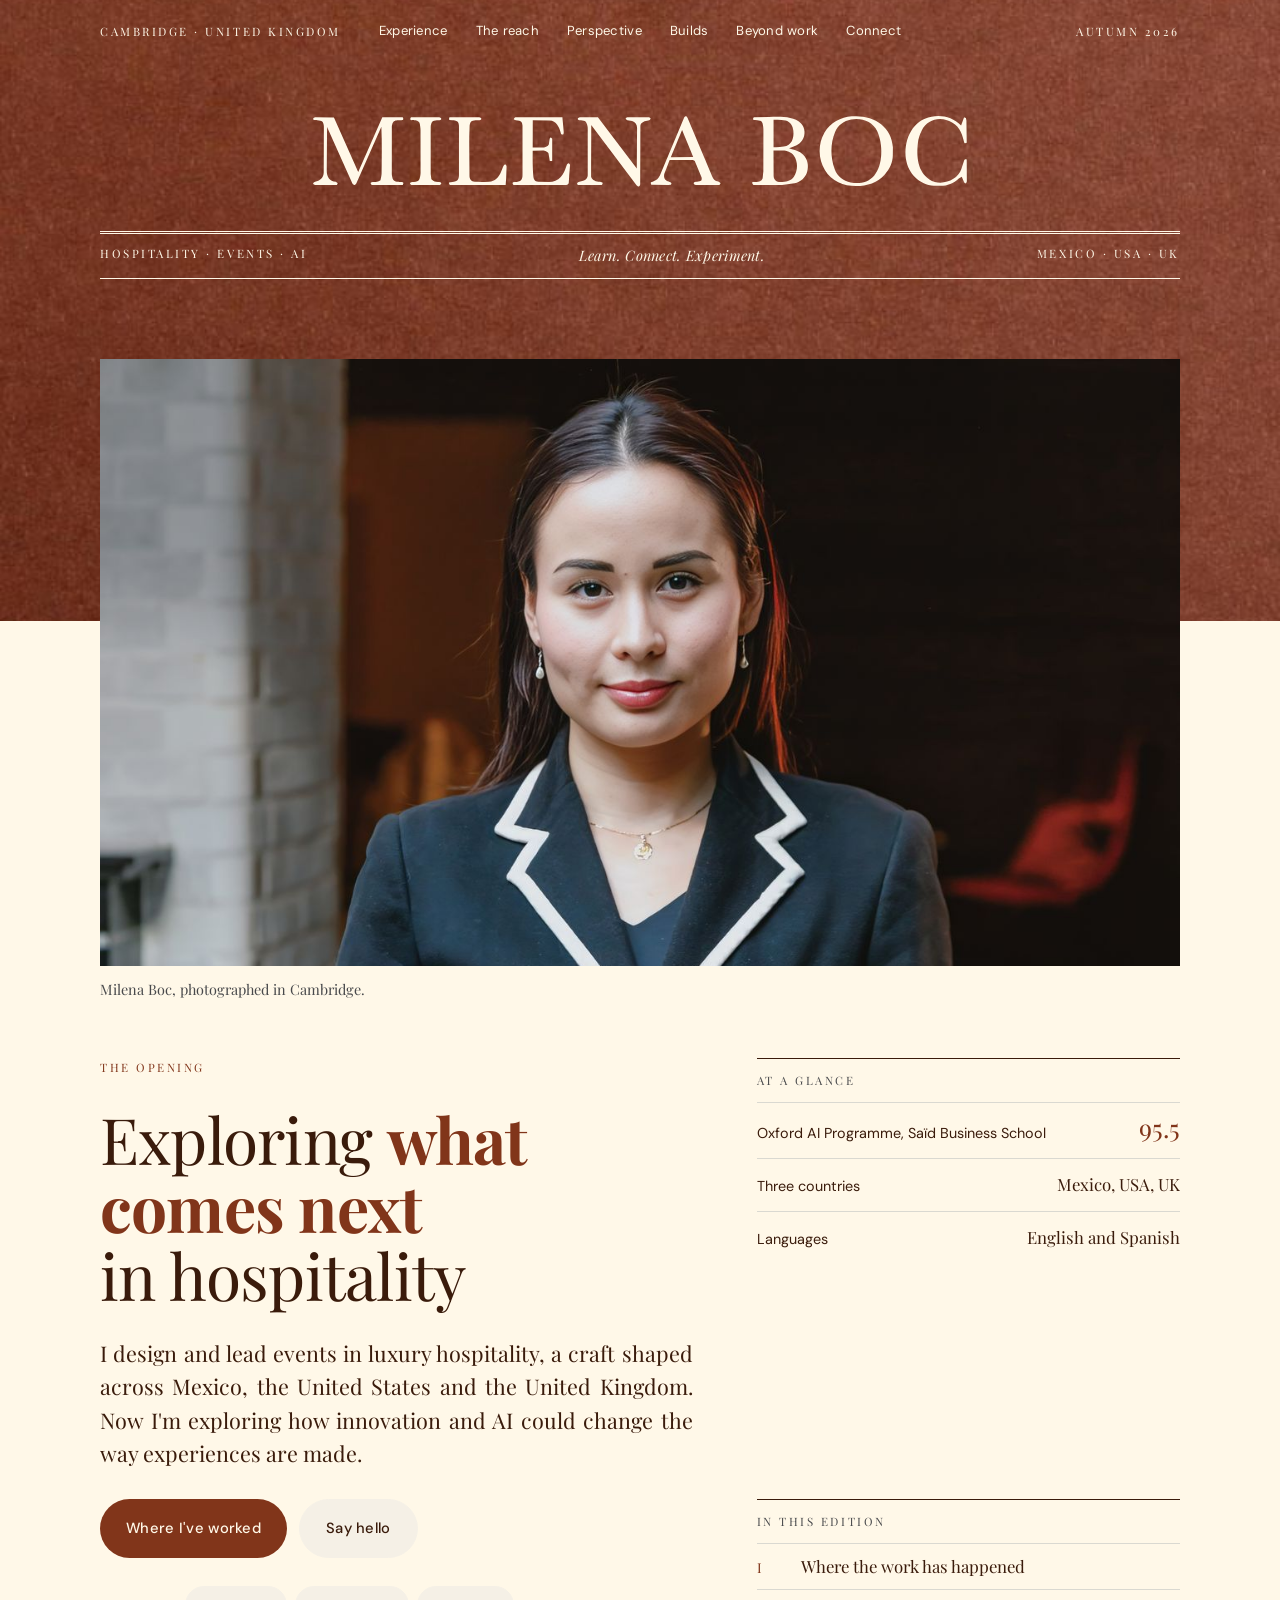
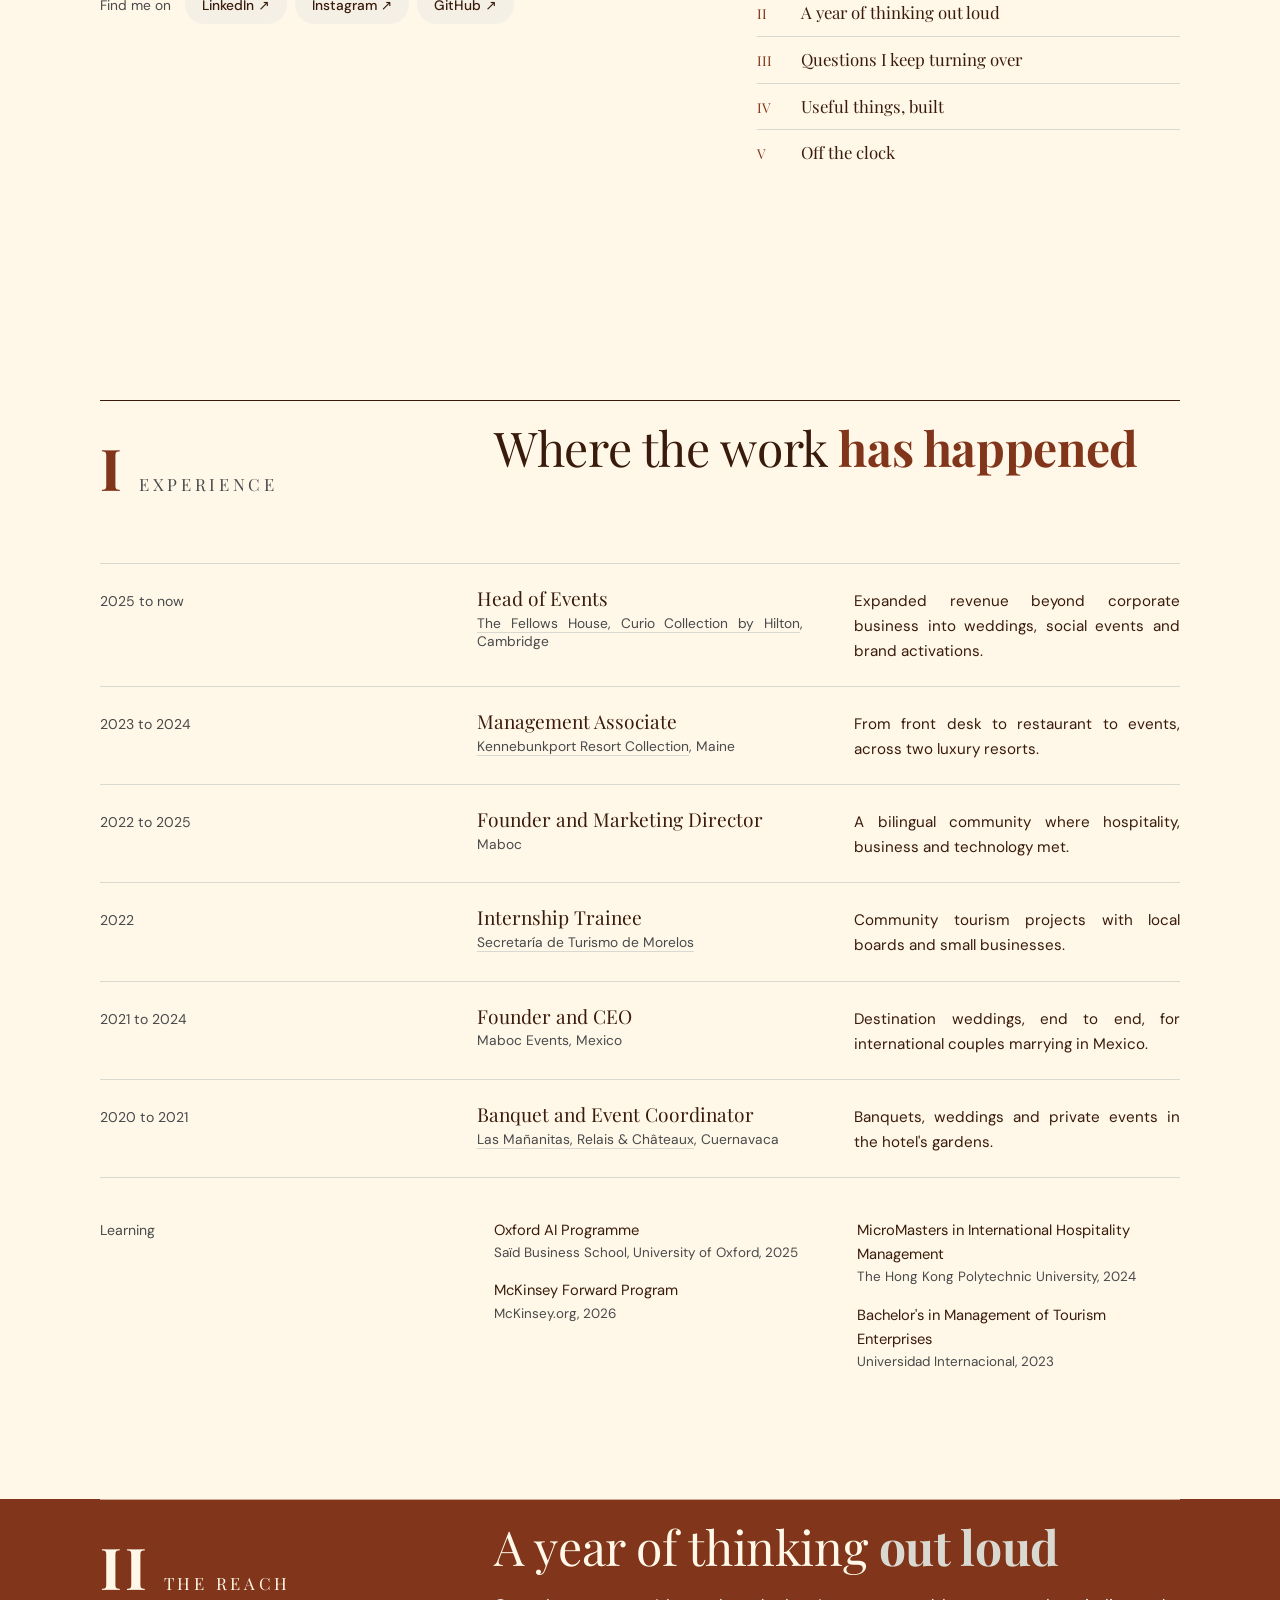
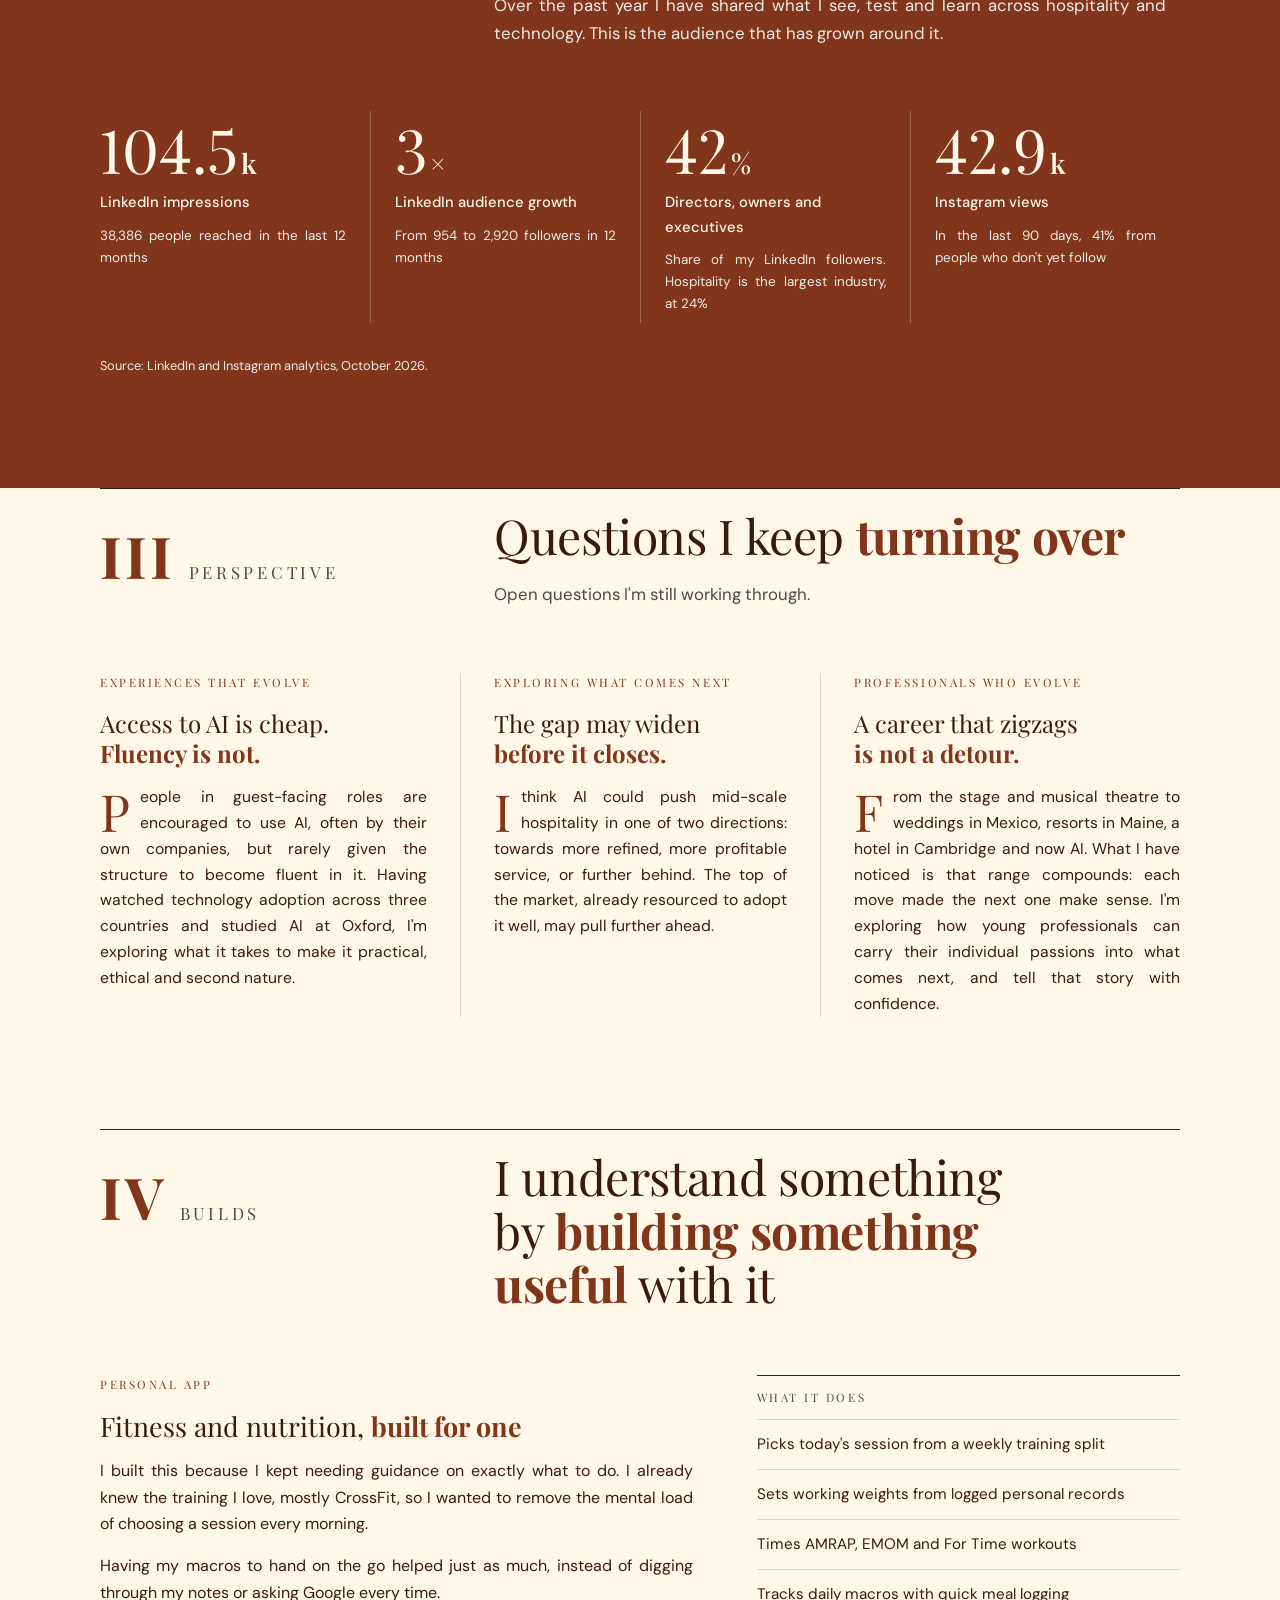
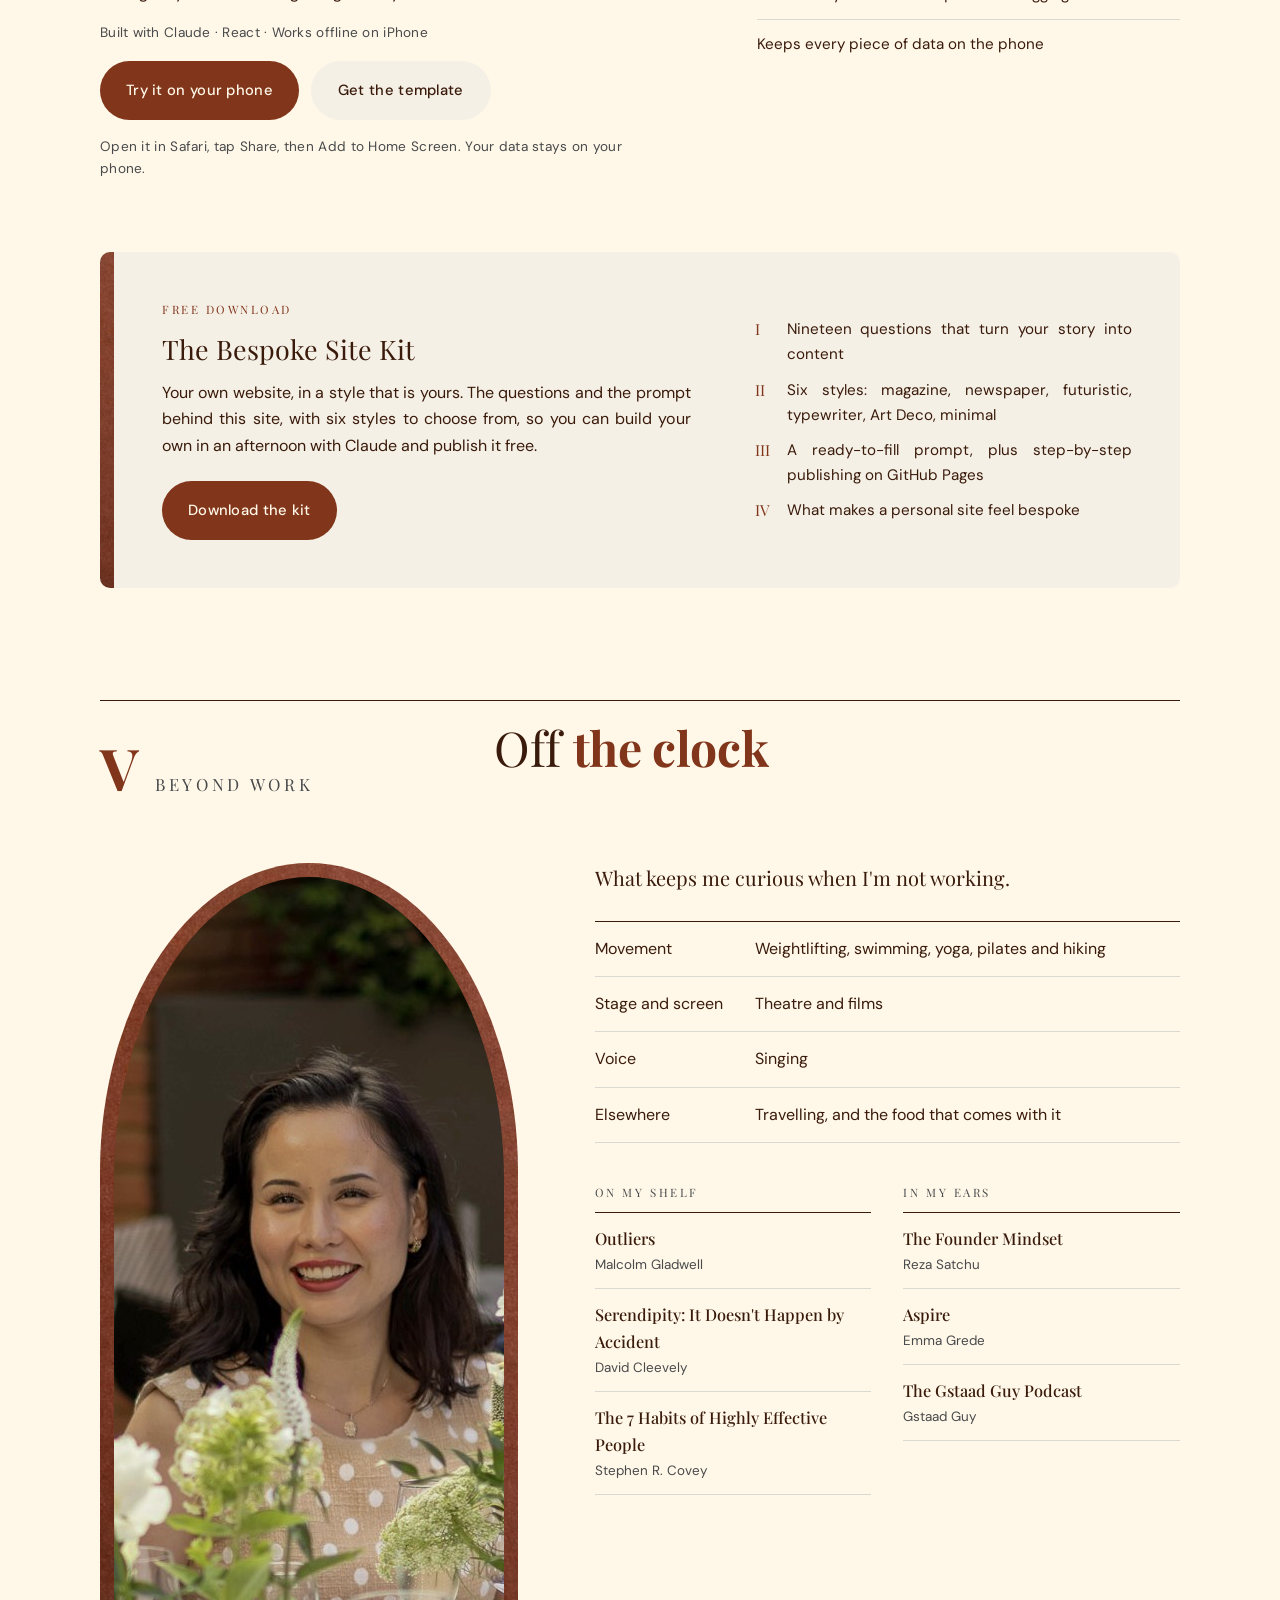
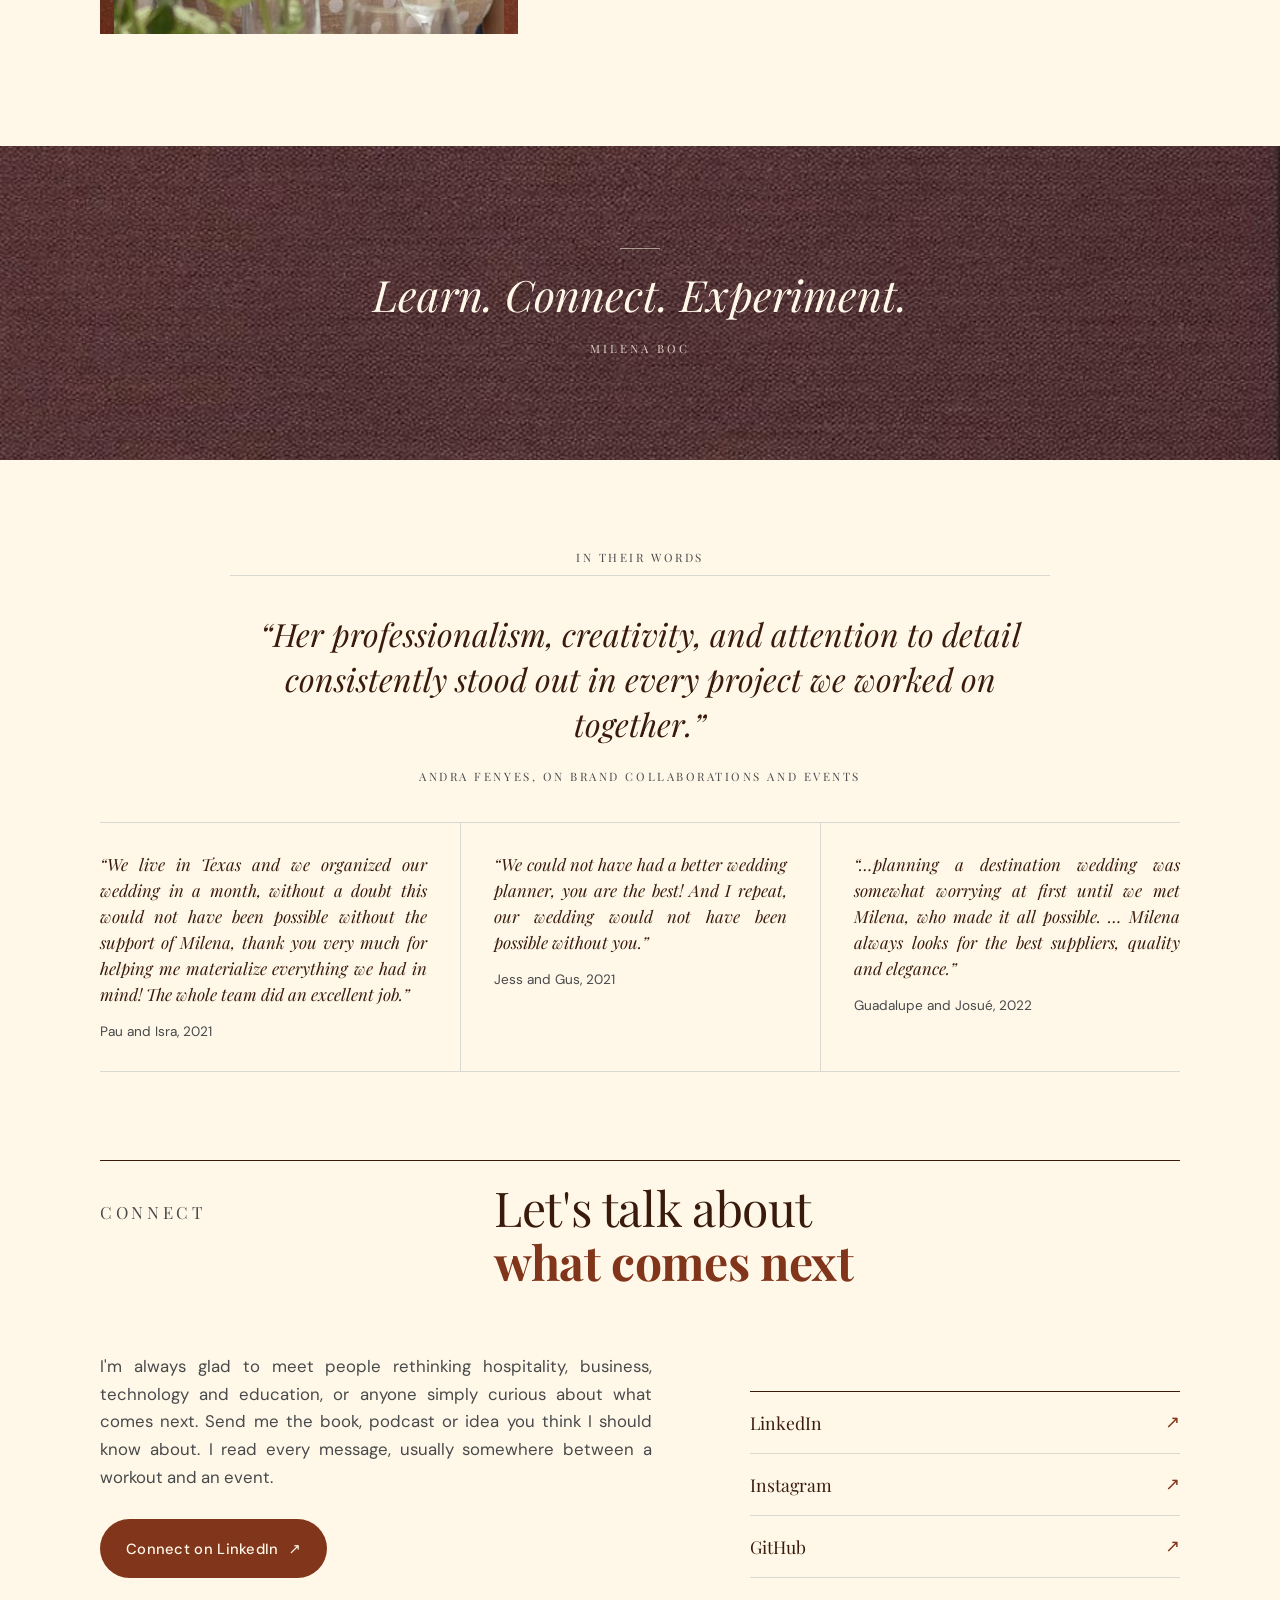
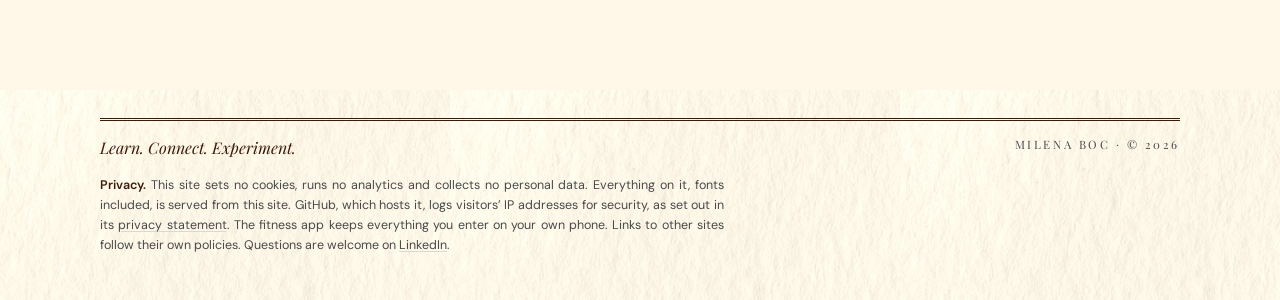
<file: index.html>
<!DOCTYPE html>
<html lang="en-GB">
<head>
<meta charset="UTF-8">
<meta name="viewport" content="width=device-width, initial-scale=1.0, viewport-fit=cover">
<title>Milena Boc</title>
<meta name="claude:viewport-fit-sides" content="cover">
<meta name="description" content="Milena Boc designs and leads events in luxury hospitality, shaped across Mexico, the United States and the United Kingdom, and explores how innovation and AI could change the way experiences are made.">
<link rel="icon" type="image/svg+xml" href="data:image/svg+xml,%3Csvg%20xmlns%3D%22http%3A//www.w3.org/2000/svg%22%20viewBox%3D%22166.38%2080.62%20490.00%20440.00%22%3E%20%3Cpath%20fill%3D%22%233A1B0B%22%20d%3D%22M395.94%2C285.6c12.38%2C21.02%2C31.39%2C3.14%2C35.32-28.33l3.35-26.77c.23-1.83%2C2.69-2.6%2C2.69-.63l.15%2C61.21c0%2C1.86-.71%2C6.03-1.28%2C5.7-.57-.33-1.6-2.38-1.87-3.98l-2.49-14.86-3.32%2C5.12c-6.2%2C15-14.22%2C22.3-22.78%2C20.51-16.9%2C2.15-31.32-26.06-35.03-68.05-4.04-45.71%2C2.86-102.74%2C20.37-120.98%2C13.85-14.43%2C29.01-8.55%2C40.06%2C18.83l3.1-22.05c.15-1.4%2C2.08-.2%2C2.2%2C1.29l.56%2C6.55.37%2C62.69-1.88%2C1.67c-1.61%2C1.43-1.78-28.15-8.61-47.49-2.96-8.37-7.3-14.1-11.42-17.53-11.17-9.31-22.62%2C2.34-27.89%2C28.98-2.18%2C11.01-3.73%2C23.15-4.28%2C35.75-1.67%2C38.26-.48%2C80.06%2C12.67%2C102.38Z%22/%3E%20%3Cpath%20fill%3D%22%233A1B0B%22%20d%3D%22M395.87%2C476.04c12.38%2C21.02%2C31.39%2C3.14%2C35.32-28.33l3.35-26.77c.23-1.83%2C2.69-2.6%2C2.69-.63l.15%2C61.21c0%2C1.86-.71%2C6.03-1.28%2C5.7s-1.6-2.38-1.87-3.98l-2.49-14.86-3.32%2C5.12c-6.2%2C15-14.22%2C22.3-22.78%2C20.51-16.9%2C2.15-31.32-26.06-35.03-68.05-4.04-45.71%2C2.86-102.74%2C20.37-120.98%2C13.85-14.43%2C29.01-8.55%2C40.06%2C18.83l3.1-22.05c.15-1.4%2C2.08-.2%2C2.2%2C1.29l.56%2C6.55.37%2C62.69-1.88%2C1.67c-1.61%2C1.43-1.78-28.15-8.61-47.49-2.96-8.37-7.3-14.1-11.42-17.53-11.17-9.31-22.62%2C2.34-27.89%2C28.98-2.18%2C11.01-3.73%2C23.15-4.28%2C35.75-1.67%2C38.26-.48%2C80.06%2C12.67%2C102.38Z%22/%3E%20%3Cpath%20fill%3D%22%233A1B0B%22%20d%3D%22M611.8%2C308.8c21.02-12.38%2C3.14-31.39-28.33-35.32l-26.77-3.35c-1.83-.23-2.6-2.69-.63-2.69l61.21-.15c1.86%2C0%2C6.03.71%2C5.7%2C1.28s-2.38%2C1.6-3.98%2C1.87l-14.86%2C2.49%2C5.12%2C3.32c15%2C6.2%2C22.3%2C14.22%2C20.51%2C22.78%2C2.15%2C16.9-26.06%2C31.32-68.05%2C35.03-45.71%2C4.04-102.74-2.86-120.98-20.37-14.43-13.85-8.55-29.01%2C18.83-40.06l-22.05-3.1c-1.4-.15-.2-2.08%2C1.29-2.2l6.55-.56%2C62.69-.37%2C1.67%2C1.88c1.43%2C1.61-28.15%2C1.78-47.49%2C8.61-8.37%2C2.96-14.1%2C7.3-17.53%2C11.42-9.31%2C11.17%2C2.34%2C22.62%2C28.98%2C27.89%2C11.01%2C2.18%2C23.15%2C3.73%2C35.75%2C4.28%2C38.26%2C1.67%2C80.06.48%2C102.38-12.67Z%22/%3E%20%3Cpath%20fill%3D%22%233A1B0B%22%20d%3D%22M371.35%2C311.45c21.02-12.38%2C3.14-31.39-28.33-35.32l-26.77-3.35c-1.83-.23-2.6-2.69-.63-2.69l61.21-.15c1.86%2C0%2C6.03.71%2C5.7%2C1.28s-2.38%2C1.6-3.98%2C1.87l-14.86%2C2.49%2C5.12%2C3.32c15%2C6.2%2C22.3%2C14.22%2C20.51%2C22.78%2C2.15%2C16.9-26.06%2C31.32-68.05%2C35.03-45.71%2C4.04-102.74-2.86-120.98-20.37-14.43-13.85-8.55-29.01%2C18.83-40.06l-22.05-3.1c-1.4-.15-.2-2.08%2C1.29-2.2l6.55-.56%2C62.69-.37%2C1.67%2C1.88c1.43%2C1.61-28.15%2C1.78-47.49%2C8.61-8.37%2C2.96-14.1%2C7.3-17.53%2C11.42-9.31%2C11.17%2C2.34%2C22.62%2C28.98%2C27.89%2C11.01%2C2.18%2C23.15%2C3.73%2C35.75%2C4.28%2C38.26%2C1.67%2C80.06.48%2C102.38-12.67Z%22/%3E%20%3C/svg%3E">
<style>
  /* Brand fonts, served from this site (no third-party requests). */
  @font-face { font-family: "DM Sans"; font-style: normal; font-weight: 100 1000; font-display: swap; src: url(fonts/dm-sans-latin-ext-standard-normal.woff2) format("woff2"); unicode-range: U+0100-02BA,U+02BD-02C5,U+02C7-02CC,U+02CE-02D7,U+02DD-02FF,U+0304,U+0308,U+0329,U+1D00-1DBF,U+1E00-1E9F,U+1EF2-1EFF,U+2020,U+20A0-20AB,U+20AD-20C0,U+2113,U+2C60-2C7F,U+A720-A7FF; }
  @font-face { font-family: "DM Sans"; font-style: normal; font-weight: 100 1000; font-display: swap; src: url(fonts/dm-sans-latin-standard-normal.woff2) format("woff2"); unicode-range: U+0000-00FF,U+0131,U+0152-0153,U+02BB-02BC,U+02C6,U+02DA,U+02DC,U+0304,U+0308,U+0329,U+2000-206F,U+20AC,U+2122,U+2191,U+2193,U+2212,U+2215,U+FEFF,U+FFFD; }
  @font-face { font-family: "DM Sans"; font-style: italic; font-weight: 100 1000; font-display: swap; src: url(fonts/dm-sans-latin-ext-standard-italic.woff2) format("woff2"); unicode-range: U+0100-02BA,U+02BD-02C5,U+02C7-02CC,U+02CE-02D7,U+02DD-02FF,U+0304,U+0308,U+0329,U+1D00-1DBF,U+1E00-1E9F,U+1EF2-1EFF,U+2020,U+20A0-20AB,U+20AD-20C0,U+2113,U+2C60-2C7F,U+A720-A7FF; }
  @font-face { font-family: "DM Sans"; font-style: italic; font-weight: 100 1000; font-display: swap; src: url(fonts/dm-sans-latin-standard-italic.woff2) format("woff2"); unicode-range: U+0000-00FF,U+0131,U+0152-0153,U+02BB-02BC,U+02C6,U+02DA,U+02DC,U+0304,U+0308,U+0329,U+2000-206F,U+20AC,U+2122,U+2191,U+2193,U+2212,U+2215,U+FEFF,U+FFFD; }
  @font-face { font-family: "Playfair Display"; font-style: normal; font-weight: 400 900; font-display: swap; src: url(fonts/playfair-display-latin-ext-wght-normal.woff2) format("woff2"); unicode-range: U+0100-02BA,U+02BD-02C5,U+02C7-02CC,U+02CE-02D7,U+02DD-02FF,U+0304,U+0308,U+0329,U+1D00-1DBF,U+1E00-1E9F,U+1EF2-1EFF,U+2020,U+20A0-20AB,U+20AD-20C0,U+2113,U+2C60-2C7F,U+A720-A7FF; }
  @font-face { font-family: "Playfair Display"; font-style: normal; font-weight: 400 900; font-display: swap; src: url(fonts/playfair-display-latin-wght-normal.woff2) format("woff2"); unicode-range: U+0000-00FF,U+0131,U+0152-0153,U+02BB-02BC,U+02C6,U+02DA,U+02DC,U+0304,U+0308,U+0329,U+2000-206F,U+20AC,U+2122,U+2191,U+2193,U+2212,U+2215,U+FEFF,U+FFFD; }
  @font-face { font-family: "Playfair Display"; font-style: italic; font-weight: 400 900; font-display: swap; src: url(fonts/playfair-display-latin-ext-wght-italic.woff2) format("woff2"); unicode-range: U+0100-02BA,U+02BD-02C5,U+02C7-02CC,U+02CE-02D7,U+02DD-02FF,U+0304,U+0308,U+0329,U+1D00-1DBF,U+1E00-1E9F,U+1EF2-1EFF,U+2020,U+20A0-20AB,U+20AD-20C0,U+2113,U+2C60-2C7F,U+A720-A7FF; }
  @font-face { font-family: "Playfair Display"; font-style: italic; font-weight: 400 900; font-display: swap; src: url(fonts/playfair-display-latin-wght-italic.woff2) format("woff2"); unicode-range: U+0000-00FF,U+0131,U+0152-0153,U+02BB-02BC,U+02C6,U+02DA,U+02DC,U+0304,U+0308,U+0329,U+2000-206F,U+20AC,U+2122,U+2191,U+2193,U+2212,U+2215,U+FEFF,U+FFFD; }
  /* Layout: an old-money magazine. A centred masthead, an opening spread, numbered departments divided by fine rules; browns appear only as ink and accent. One light look, on purpose. */
  :root {
    --ground: #FFF8E8;       /* The Welcome: the paper (core Experience Palette) */
    --raised: #F5F0E6;       /* Linen: buttons, chips and inset panels, per the UI guidelines */
    --line: #DAD9D1;         /* Quiet Architecture: hairlines */
    --ink: #3A1B0B;          /* Private Suite: type */
    --ink-soft: #48494B;     /* Intelligent Matter: secondary text */
    --accent: #81351A;       /* Heritage Leather: accents and the primary CTA only */
    --on-accent: #FFF8E8;

    --display: "Playfair Display", "Iowan Old Style", "Palatino Linotype", Georgia, serif;
    --body: "DM Sans", "Helvetica Neue", Arial, system-ui, sans-serif;

    --h1: clamp(2.4rem, 5vw, 4rem);
    --h2: clamp(1.9rem, 3.8vw, 3rem);
    --h3: clamp(1.3rem, 2.1vw, 1.7rem);
    --radius: 10px;
    --wrap: 1160px;
    color-scheme: light;
  }
  *, *::before, *::after { box-sizing: border-box; }
  html { scroll-behavior: smooth; }
  body { margin: 0; background: var(--ground); color: var(--ink); font-family: var(--body); font-size: 1rem; line-height: 1.65; -webkit-font-smoothing: antialiased; text-rendering: optimizeLegibility; }
  /* Justified text throughout, with hyphenation so narrow screens don't open gaps between words. */
  body { text-align: justify; text-justify: inter-word; hyphens: auto; -webkit-hyphens: auto; }
  h1, h2, h3, h4, .btn, .smallcaps, .eyebrow, .kicker, .tag, .find, nav { hyphens: manual; -webkit-hyphens: manual; }
  h1, h2, h3, h4, .stat .label, .shelf b, .creds li, .glance dt, .contents a { text-align: left; }
  .words h2, .words .lead-quote, .words .lead-quote blockquote { text-align: center; }
  img { max-width: 100%; display: block; }
  a { color: inherit; }
  :focus-visible { outline: 2px solid var(--accent); outline-offset: 3px; border-radius: 4px; }
  h1, h2, h3 { font-family: var(--display); color: var(--ink); text-wrap: balance; margin: 0; font-weight: 400; }
  p { margin: 0; }
  .wrap { max-width: var(--wrap); margin-inline: auto; padding-left: max(16px, env(safe-area-inset-left, 0px)); padding-right: max(16px, env(safe-area-inset-right, 0px)); }
  @media (min-width: 720px) { .wrap { padding-left: max(40px, env(safe-area-inset-left, 0px)); padding-right: max(40px, env(safe-area-inset-right, 0px)); } }
  .accent { color: var(--accent); font-weight: 700; }
  .smallcaps { font-family: var(--display); font-size: .72rem; letter-spacing: .22em; text-transform: uppercase; }

  /* Top strip and masthead */
  .strip .wrap { display: grid; grid-template-columns: 1fr auto 1fr; align-items: center; gap: 16px; padding-block: 18px; color: var(--ink-soft); }
  .strip .right { justify-self: end; }
  .strip nav { display: flex; gap: 28px; }
  .strip nav a { text-decoration: none; font-family: var(--body); font-size: .82rem; letter-spacing: .02em; text-transform: none; color: var(--ink-soft); border-bottom: 1px solid transparent; padding-block: 2px; transition: color .2s, border-color .2s; }
  .strip nav a:hover { color: var(--ink); border-color: var(--accent); }
  @media (max-width: 860px) { .strip nav { display: none; } .strip .wrap { grid-template-columns: 1fr 1fr; } }
  .masthead .wrap { padding-block: clamp(20px, 4vw, 40px) 0; }
  .paper { background: var(--ground) url("images/paper-welcome.jpg") repeat; background-size: 450px; padding-bottom: clamp(20px, 3vw, 32px); }
  .masthead .wordmark { display: block; color: var(--ink); margin-inline: auto; width: min(100%, 680px); }
  .masthead .wordmark svg { display: block; width: 100%; height: auto; aspect-ratio: 677.56 / 96.19; }
  .masthead .dateline { display: flex; justify-content: space-between; gap: 16px; flex-wrap: wrap; margin-top: clamp(20px, 3vw, 32px); padding-block: 10px; border-top: 3px double var(--ink); border-bottom: 1px solid var(--ink); color: var(--ink); }
  .masthead .dateline span:nth-child(2) { font-style: italic; text-transform: none; letter-spacing: .02em; font-size: .9rem; }
  @media (max-width: 600px) { .masthead .dateline span:nth-child(2) { display: none; } .masthead .dateline { font-size: .62rem; letter-spacing: .16em; } .strip .wrap { font-size: .62rem; } }

  /* Opening spread */
  .spread { padding-block: clamp(40px, 6vw, 72px) clamp(72px, 9vw, 112px); }
  .spread .wrap { display: grid; grid-template-columns: minmax(0, 6fr) minmax(0, 5fr); gap: clamp(32px, 5vw, 72px); align-items: start; }
  .cover { margin: 0; }
  .cover .frame { aspect-ratio: 4 / 5; padding: 14px 14px 0; background: #533435 url("images/texture-plum.jpg") center / cover; border-radius: 50% 50% 0 0 / 40% 40% 0 0; }
  .cover .frame img { border-radius: 50% 50% 0 0 / 40% 40% 0 0; display: block; }
  .cover img { width: 100%; height: 100%; object-fit: cover; object-position: 50% 26%; overflow: hidden; transition: transform 1.6s cubic-bezier(.16,1,.3,1); }
  .cover:hover img { transform: scale(1.02); }
  .cover figcaption { margin-top: 12px; font-family: var(--display); font-size: .9rem; color: var(--ink-soft); }
  .opening { display: grid; gap: 28px; padding-top: clamp(0px, 2vw, 24px); }
  .kicker { color: var(--accent); }
  .opening h1 { font-size: var(--h1); line-height: 1.06; letter-spacing: -.012em; }
  .standfirst { font-family: var(--display); font-size: clamp(1.15rem, 1.7vw, 1.35rem); line-height: 1.55; color: var(--ink); }
  .byline { font-size: .85rem; color: var(--ink-soft); }
  .actions { display: flex; flex-wrap: wrap; gap: 12px; }
  .btn { display: inline-flex; align-items: center; justify-content: center; gap: 10px; min-height: 52px; padding: 0 26px; border-radius: 999px; font-family: var(--body); font-size: .92rem; font-weight: 500; letter-spacing: .02em; text-decoration: none; transition: background-color .25s, color .25s; }
  .btn-cta { background: var(--accent); color: var(--on-accent); min-height: 59px; min-width: 165px; }
  .btn-cta:hover { background: var(--ink); }
  .btn-quiet { background: var(--raised); color: var(--ink); border: 1px solid var(--raised); }
  .btn-quiet:hover { border-color: var(--accent); }
  .btn:active { background: var(--accent); color: var(--on-accent); }
  .btn .arrow { transition: transform .25s; }
  .btn:hover .arrow { transform: translate(2px, -2px); }
  .glance { border-top: 1px solid var(--ink); }
  .glance h2 { font-family: var(--display); font-size: .72rem; letter-spacing: .22em; text-transform: uppercase; padding-block: 12px; color: var(--ink-soft); }
  .glance dl { margin: 0; }
  .glance div { display: grid; grid-template-columns: minmax(0, 1fr) auto; gap: 16px; padding-block: 12px; border-top: 1px solid var(--line); align-items: baseline; }
  .glance dt { font-size: .9rem; }
  .glance dd { margin: 0; font-family: var(--display); font-size: 1.05rem; text-align: right; }
  .glance dd.big { font-size: 1.6rem; color: var(--accent); line-height: 1; }
  .contents { display: grid; gap: 0; border-top: 1px solid var(--ink); }
  .contents h2 { font-family: var(--display); font-size: .72rem; letter-spacing: .22em; text-transform: uppercase; padding-block: 12px; color: var(--ink-soft); }
  .contents ol { list-style: none; margin: 0; padding: 0; }
  .contents a { display: grid; grid-template-columns: 2.25rem minmax(0, 1fr); gap: 8px; padding-block: 9px; border-top: 1px solid var(--line); text-decoration: none; font-family: var(--display); font-size: 1.05rem; transition: color .2s; }
  .contents a span:first-child { color: var(--accent); font-size: .85rem; padding-top: 3px; }
  .contents a:hover { color: var(--accent); }
  @media (max-width: 860px) { .spread .wrap { grid-template-columns: minmax(0, 1fr); } .cover { max-width: 560px; } }

  /* Departments */
  section { scroll-margin-top: 24px; }
  .dept { padding-block: clamp(72px, 9vw, 112px); }
  .dept-head { border-top: 1px solid var(--ink); }
  .dept-head { display: grid; grid-template-columns: minmax(0, 4fr) minmax(0, 8fr); gap: clamp(24px, 4vw, 64px); padding-top: 20px; margin-bottom: clamp(40px, 5vw, 64px); }
  .dept-no { display: flex; gap: 14px; align-items: baseline; color: var(--ink-soft); }
  .dept-no b { font-family: var(--display); font-weight: 400; font-size: 1rem; color: var(--accent); letter-spacing: .05em; }
  .dept-head h2 { font-size: var(--h2); line-height: 1.12; letter-spacing: -.008em; }
  .dept-head p { margin-top: 18px; font-size: 1.05rem; color: var(--ink-soft); max-width: 56ch; }
  @media (max-width: 760px) { .dept-head { grid-template-columns: minmax(0, 1fr); gap: 14px; } }

  /* I. Experience */
  .roles { list-style: none; margin: 0; padding: 0; }
  .roles li { display: grid; grid-template-columns: minmax(0, 4fr) minmax(0, 4fr) minmax(0, 4fr); gap: 8px clamp(24px, 4vw, 64px); padding-block: 22px; border-top: 1px solid var(--line); align-items: baseline; }
  .roles li:last-child { border-bottom: 1px solid var(--line); }
  .roles .when { font-size: .88rem; color: var(--ink-soft); font-variant-numeric: tabular-nums; }
  .roles .role { font-family: var(--display); font-size: 1.2rem; line-height: 1.3; }
  .roles .org { display: block; font-family: var(--body); font-size: .86rem; color: var(--ink-soft); margin-top: 4px; }
  .roles .org a { text-decoration: none; border-bottom: 1px solid var(--line); transition: border-color .2s, color .2s; }
  .roles .org a:hover { color: var(--accent); border-color: var(--accent); }
  .roles .hl { font-size: .95rem; }
  .roles .hl strong { font-family: var(--display); font-weight: 400; color: var(--accent); font-size: 1.15rem; }
  .learning { display: grid; grid-template-columns: minmax(0, 4fr) minmax(0, 8fr); gap: 12px clamp(24px, 4vw, 64px); margin-top: 40px; align-items: baseline; }
  .learning .when { font-size: .88rem; color: var(--ink-soft); }
  .creds { list-style: none; margin: 0; padding: 0; columns: 2; column-gap: 40px; }
  .creds li { break-inside: avoid; padding-bottom: 14px; font-size: .92rem; }
  .creds li span { display: block; color: var(--ink-soft); font-size: .84rem; }
  @media (max-width: 860px) { .roles li { grid-template-columns: minmax(0, 1fr) minmax(0, 2fr); } .roles .hl { grid-column: 2; } .learning { grid-template-columns: minmax(0, 1fr); } }
  @media (max-width: 520px) { .roles li { grid-template-columns: minmax(0, 1fr); } .roles .hl { grid-column: 1; } .creds { columns: 1; } }

  /* II. The reach */
  .stats { display: grid; grid-template-columns: repeat(4, minmax(0, 1fr)); }
  .stat { padding: 8px 24px 8px 0; display: grid; gap: 10px; align-content: start; min-width: 0; }
  .stat + .stat { padding-left: 24px; border-left: 1px solid var(--line); }
  .stat .num { font-family: var(--display); font-size: clamp(2.6rem, 5vw, 3.8rem); line-height: 1; font-variant-numeric: lining-nums tabular-nums; }
  .stat .num small { font-size: .45em; margin-left: 3px; color: var(--accent); font-weight: 600; }
  .stat .label { font-size: .92rem; font-weight: 500; }
  .stat .detail { font-size: .84rem; color: var(--ink-soft); }
  .source { margin-top: 32px; font-size: .8rem; color: var(--ink-soft); }
  @media (max-width: 900px) { .stats { grid-template-columns: repeat(2, minmax(0, 1fr)); row-gap: 32px; } .stat:nth-child(3) { padding-left: 0; border-left: 0; } }
  @media (max-width: 480px) { .stats { grid-template-columns: minmax(0, 1fr); } .stat, .stat + .stat { padding-left: 0; border-left: 0; } }

  /* III. Perspective: three magazine columns */
  .views { display: grid; grid-template-columns: repeat(3, minmax(0, 1fr)); }
  .view { display: grid; gap: 16px; align-content: start; min-width: 0; padding-inline: clamp(20px, 2.6vw, 36px); }
  .view:first-child { padding-left: 0; }
  .view:last-child { padding-right: 0; }
  .view + .view { border-left: 1px solid var(--line); }
  .view .tag { color: var(--accent); }
  .view h3 { font-size: clamp(1.25rem, 1.9vw, 1.5rem); line-height: 1.25; }
  .view h3 em { color: var(--accent); font-style: normal; font-weight: 700; }
  .view p.body { color: var(--ink); font-size: .98rem; }
  .view p.body::first-letter { font-family: var(--display); float: left; font-size: 3.2rem; line-height: .85; padding: 6px 10px 0 0; color: var(--accent); }
  @media (max-width: 900px) { .views { grid-template-columns: minmax(0, 1fr); } .view, .view:first-child, .view:last-child { padding: 0; } .view + .view { border-left: 0; margin-top: 36px; padding-top: 32px; border-top: 1px solid var(--line); } }

  /* IV. Builds */
  .feature { display: grid; grid-template-columns: minmax(0, 7fr) minmax(0, 5fr); gap: clamp(32px, 5vw, 72px); align-items: start; }
  .feature .text { display: grid; gap: 16px; }
  .feature .kicker { color: var(--accent); }
  .feature h3 { font-size: var(--h3); line-height: 1.2; }
  .feature p { max-width: 58ch; }
  .feature .facts { font-size: .85rem; color: var(--ink-soft); letter-spacing: .02em; }
  .does { border-top: 1px solid var(--ink); }
  .does h4 { margin: 0; padding-block: 12px; font-family: var(--display); font-weight: 400; font-size: .72rem; letter-spacing: .22em; text-transform: uppercase; color: var(--ink-soft); }
  .does ul { list-style: none; margin: 0; padding: 0; }
  .does li { padding-block: 12px; border-top: 1px solid var(--line); font-size: .95rem; }
  @media (max-width: 860px) { .feature { grid-template-columns: minmax(0, 1fr); } }


  .kit { margin-top: clamp(48px, 6vw, 72px); display: grid; grid-template-columns: minmax(0, 7fr) minmax(0, 5fr); gap: clamp(32px, 5vw, 72px); align-items: center; padding: clamp(28px, 4vw, 48px); background: var(--raised); border-radius: var(--radius); }
  .kit .text { display: grid; gap: 14px; }
  .kit .kicker { color: var(--accent); }
  .kit h3 { font-size: var(--h3); line-height: 1.2; }
  .kit p { max-width: 58ch; }
  .kit ol { margin: 0; padding: 0; list-style: none; counter-reset: k; display: grid; gap: 10px; }
  .kit ol li { display: grid; grid-template-columns: 2rem minmax(0, 1fr); font-size: .95rem; }
  .kit ol li::before { counter-increment: k; content: counter(k, upper-roman); font-family: var(--display); color: var(--accent); }
  .kit .actions { margin-top: 8px; }
  @media (max-width: 860px) { .kit { grid-template-columns: minmax(0, 1fr); } }

  .kit { position: relative; padding-left: calc(clamp(28px, 4vw, 48px) + 14px); }
  .kit::before { content: ""; position: absolute; left: 0; top: 0; bottom: 0; width: 14px; background: #81351A url("images/texture-heritage-leather.jpg") center / cover; border-radius: var(--radius) 0 0 var(--radius); }
  .interlude { background: #533435 url("images/texture-plum.jpg") center / cover; color: #FFF8E8; text-align: center; }
  .interlude .wrap { padding-block: clamp(56px, 8vw, 104px); display: grid; gap: 18px; justify-items: center; }
  .interlude .rule { width: 40px; height: 1px; background: rgba(255, 248, 232, .55); }
  .interlude p.sig { font-family: var(--display); font-style: italic; font-size: clamp(1.6rem, 3.6vw, 2.7rem); line-height: 1.25; text-align: center; }
  .interlude p.by { font-family: var(--display); font-size: .72rem; letter-spacing: .26em; text-transform: uppercase; opacity: .8; }

  /* V. Beyond work */
  .beyond { display: grid; grid-template-columns: minmax(0, 5fr) minmax(0, 7fr); gap: clamp(32px, 6vw, 88px); align-items: start; }
  .beyond figure { margin: 0; padding: 14px 14px 0; background: #81351A url("images/texture-heritage-leather.jpg") center / cover; border-radius: 50% 50% 0 0 / 40% 40% 0 0; }
  .beyond figure img { width: 100%; aspect-ratio: 4 / 5; object-fit: cover; object-position: 50% 30%; border-radius: 50% 50% 0 0 / 40% 40% 0 0; }
  .beyond .intro { font-family: var(--display); font-size: 1.25rem; line-height: 1.5; margin-bottom: 28px; }
  .likes { margin: 0; border-top: 1px solid var(--ink); }
  .likes div { display: grid; grid-template-columns: 9rem minmax(0, 1fr); gap: 16px; padding-block: 14px; border-bottom: 1px solid var(--line); align-items: baseline; }
  .likes dd { margin: 0; }
  .shelf { display: grid; grid-template-columns: repeat(2, minmax(0, 1fr)); gap: 32px; margin-top: 40px; }
  .shelf h3 { font-size: .72rem; letter-spacing: .22em; text-transform: uppercase; color: var(--ink-soft); padding-bottom: 10px; border-bottom: 1px solid var(--ink); }
  .shelf ul { list-style: none; margin: 0; padding: 0; }
  .shelf li { padding-block: 12px; border-bottom: 1px solid var(--line); display: grid; gap: 2px; }
  .shelf b { font-family: var(--display); font-weight: 500; font-size: 1.02rem; }
  .shelf span { font-size: .84rem; color: var(--ink-soft); }
  @media (max-width: 860px) { .beyond { grid-template-columns: minmax(0, 1fr); } .beyond figure { max-width: 460px; } }
  @media (max-width: 520px) { .shelf { grid-template-columns: minmax(0, 1fr); } .likes div { grid-template-columns: minmax(0, 1fr); gap: 2px; } }

  /* In their words */
  .words { padding-block: clamp(48px, 7vw, 88px); }
  .words .lead-quote { margin: 0 auto; max-width: 820px; text-align: center; display: grid; gap: 20px; justify-items: center; padding-block: 36px; border-top: 1px solid var(--line); }
  .words blockquote { margin: 0; font-family: var(--display); font-style: italic; }
  .words .lead-quote blockquote { font-size: clamp(1.35rem, 2.8vw, 2rem); line-height: 1.4; }
  .words figcaption { color: var(--ink-soft); }
  .couples { display: grid; grid-template-columns: repeat(3, minmax(0, 1fr)); border-top: 1px solid var(--line); border-bottom: 1px solid var(--line); }
  .couples figure { margin: 0; padding: 28px clamp(20px, 2.6vw, 36px); display: grid; gap: 14px; align-content: start; }
  .couples figure:first-child { padding-left: 0; }
  .couples figure:last-child { padding-right: 0; }
  .couples figure + figure { border-left: 1px solid var(--line); }
  .couples blockquote { font-size: 1.05rem; line-height: 1.55; }
  .couples figcaption { font-size: .85rem; }
  @media (max-width: 860px) { .couples { grid-template-columns: minmax(0, 1fr); } .couples figure, .couples figure:first-child, .couples figure:last-child { padding-inline: 0; } .couples figure + figure { border-left: 0; border-top: 1px solid var(--line); } }

  /* Find me row */
  .find { display: flex; flex-wrap: wrap; align-items: center; gap: 8px; font-size: .86rem; }
  .find span { color: var(--ink-soft); margin-right: 6px; }
  .find a { text-decoration: none; background: var(--raised); border: 1px solid var(--raised); border-radius: 999px; padding: 7px 16px; font-weight: 500; transition: border-color .2s, color .2s; }
  .find a:hover { color: var(--accent); border-color: var(--accent); }
  .find a:active { background: var(--accent); color: var(--on-accent); }

  /* Connect and colophon */
  .connect .grid { display: grid; grid-template-columns: minmax(0, 7fr) minmax(0, 5fr); gap: 48px; align-items: end; }
  .connect p.lede { color: var(--ink-soft); font-size: 1.05rem; max-width: 46ch; }
  .connect .btn-cta { margin-top: 28px; }
  .links { list-style: none; margin: 0; padding: 0; border-top: 1px solid var(--ink); }
  .links a { display: flex; justify-content: space-between; align-items: center; padding-block: 16px; border-bottom: 1px solid var(--line); text-decoration: none; font-family: var(--display); font-size: 1.1rem; transition: color .2s; }
  .links a:hover { color: var(--accent); }
  .links a span:last-child { color: var(--accent); font-family: var(--body); transition: transform .2s; }
  .links a:hover span:last-child { transform: translate(3px, -3px); }
  @media (max-width: 860px) { .connect .grid { grid-template-columns: minmax(0, 1fr); } }
  .colophon .wrap { padding-block: 28px 12px; }
  .colophon .inner { display: flex; flex-wrap: wrap; justify-content: space-between; gap: 16px; padding-top: 14px; border-top: 3px double var(--ink); color: var(--ink-soft); }
  .colophon .sig { font-family: var(--display); font-style: italic; color: var(--ink); font-size: 1rem; text-transform: none; letter-spacing: 0; }
  .colophon .privacy { margin: 14px 0 0; max-width: 78ch; font-family: var(--body); font-size: .78rem; line-height: 1.6; color: var(--ink-soft); }
  .colophon .privacy b { color: var(--ink); font-weight: 600; }
  .colophon .privacy a { color: inherit; text-decoration-color: var(--line); text-underline-offset: 2px; }
  .colophon .privacy a:hover { color: var(--accent); }

  /* One orchestrated moment: the opening spread settles in, from a visible resting state. */
  @media (prefers-reduced-motion: no-preference) {
    .masthead .wordmark, .cover, .opening > * { animation: settle 1s cubic-bezier(.16,1,.3,1) both; }
    .cover { animation-delay: .1s; }
    .opening > *:nth-child(2) { animation-delay: .15s; } .opening > *:nth-child(3) { animation-delay: .2s; } .opening > *:nth-child(4) { animation-delay: .25s; } .opening > *:nth-child(5) { animation-delay: .3s; } .opening > *:nth-child(6) { animation-delay: .35s; }
    @keyframes settle { from { opacity: .001; transform: translateY(10px); } to { opacity: 1; transform: none; } }
  }
  @media (prefers-reduced-motion: reduce) { html { scroll-behavior: auto; } * { transition: none !important; } }
</style>
<meta property="og:type" content="website">
<meta property="og:url" content="https://milena-boc.github.io/">
<meta property="og:title" content="Milena Boc">
<meta property="og:description" content="Exploring what comes next in hospitality.">
<meta property="og:image" content="https://milena-boc.github.io/images/portrait.jpg">
<meta name="twitter:card" content="summary_large_image">

<style id="cover-split">
  .cover-band { position: relative; background: linear-gradient(to bottom, var(--cover) 0, var(--cover) var(--split), var(--ground) var(--split)); }
  .cover-band::before { content: ""; position: absolute; inset: 0 0 auto 0; height: var(--split); background: var(--cover-tex, none) center / cover; opacity: var(--tex-o, 0); pointer-events: none; }
  .cover-band > * { position: relative; }
  .cover-band .paper { background: none; }
  .cover-band .strip .wrap, .cover-band .strip nav a, .cover-band .masthead .wordmark { color: #FFF8E8; }
  .cover-band .masthead .dateline { color: #FFF8E8; border-color: #FFF8E8; }
  .cover-wrap { padding-top: clamp(28px, 4vw, 48px); }
  .cover-band .cover .frame { aspect-ratio: 16 / 9; padding: 0; background: none; border-radius: 0; }
  .cover-band .cover .frame img { border-radius: 0; object-position: 50% 30%; }
  .cover-band .cover figcaption { text-align: left; }
  .spread { padding-top: clamp(32px, 5vw, 56px); }
  .spread .wrap { grid-template-columns: minmax(0, 1fr); }
  .opening { grid-template-columns: minmax(0, 7fr) minmax(0, 5fr); column-gap: clamp(32px, 5vw, 72px); padding-top: 0; align-items: start; }
  .opening > * { grid-column: 1; }
  .opening > .glance { grid-column: 2; grid-row: 1 / span 3; }
  .opening > .contents { grid-column: 2; grid-row: 4 / span 3; }
  #reach { background: var(--cover); color: #FFF8E8; }
  #reach .dept-head { border-color: rgba(255,248,232,.6); }
  #reach h2, #reach .stat .num, #reach .stat .label, #reach .dept-no, #reach .dept-no b, #reach .stat .num small { color: #FFF8E8; }
  #reach .accent { color: #DAD9D1; }
  #reach p, #reach .detail, #reach .source { color: #F0EDE8; }
  #reach .stat + .stat { border-color: rgba(255,248,232,.25); }
  .dept-no b { font-size: clamp(2.6rem, 5vw, 3.6rem); line-height: 1; font-weight: 700; }
  @media (max-width: 860px) {
    .cover-band .cover .frame { aspect-ratio: 4 / 5; }
    .opening { grid-template-columns: minmax(0, 1fr); }
    .opening > .glance, .opening > .contents { grid-column: 1; grid-row: auto; }
  }
</style>
<style>:root{--cover:#81351A;--cover-tex:url("images/texture-heritage-leather.jpg");--tex-o:1;--split:62%;}</style>
<style>.strip .wrap, .masthead .dateline { text-align: left; } .strip .right { text-align: right; }</style>
</head>
<body>


<div class="cover-band">
<div class="paper">
<div class="strip">
  <div class="wrap smallcaps">
    <span>Cambridge &middot; United Kingdom</span>
    <nav aria-label="Sections">
      <a href="#experience">Experience</a><a href="#reach">The reach</a><a href="#perspective">Perspective</a><a href="#builds">Builds</a><a href="#beyond">Beyond work</a><a href="#connect">Connect</a>
    </nav>
    <span class="right">Autumn 2026</span>
  </div>
</div>

<header class="masthead" id="top">
  <div class="wrap">
    <h1 class="sr-only" style="position:absolute;width:1px;height:1px;overflow:hidden;clip:rect(0 0 0 0)">Milena Boc</h1>
    <a class="wordmark" href="#top" aria-label="Milena Boc">
      <svg viewBox="76.34 247.59 677.56 96.19" aria-hidden="true" focusable="false"><path fill="currentColor" d="M156.49,324.55c.49-2.41,1.1-4.6,1.13-6.7.2-15.42.45-30.33-.22-46.5l-24.99,56.38c-.49.77-1.23,1.63-1.81,1.68s-1.82-.92-2.08-1.5l-25.23-56.44-.3,43.76c-.04,5.66,2.9,10.51,8.97,10.79l1.78,1.21c.42.28-.48,1.76-.8,2.01l-21.5.15c-.73-.12-2.04-.9-2.06-1.54s1.31-1.68,2.02-1.8c4.63-.75,8.54-4.09,8.56-9.23l.15-45.87c0-1.56-.75-4.53-1.99-5.14-3.98-1.95-8.92.11-8.68-2.54.06-.64,1.21-1.41,2.01-1.58l18.69.24,24.19,54.52,24.02-54.55,20.31-.07c2.74,5.05-4.86,1.58-8.73,4.02-1.15.73-2.09,3.76-2.09,5.28l-.03,47.16c0,1.66.62,4.67,1.44,5.83,3.12,4.36,12.72-.27,9.46,5.19l-30.9-.09c-.54-.48-1.24-1.44-1.09-1.94.55-1.9,5.12.21,9.8-2.71Z"/><path fill="currentColor" d="M528.21,329.34c-.66-.66-1.33-1.62-1.41-2.18-.29-2.12,8.46,1.25,10.46-4.32l.78-7.31.05-41.33c0-1.92-.47-4.77-.88-6.41-1.04-4.11-6.15-2.19-9.23-3.46-.6-.25.01-2.46.85-2.48l14.93-.39c10.29-.27,24.06-1.12,31.64,6.28,4.47,4.36,4.78,11.96,1.41,17.08-3,4.57-7.56,6.14-13.11,7.84,5.27,1.76,10.34,2.55,14.06,6.42,4.43,4.61,5.7,10.86,3.89,17.19-1.52,5.3-6.34,9.98-12.55,11.38l-12.4,1.68-28.49.02ZM567.92,275.2c-.49-4.78-2.9-8.94-7.79-10.11-3.82-.92-7.66-.98-11.92-.7v27.28c3.69.22,6.85-.04,10.16-.63,7.85-1.39,10.36-8.01,9.55-15.85ZM568.49,321.03c4.14-6.16,4.15-15.17-.18-21.09-2.31-3.15-7.17-4.86-10.83-4.91l-9.33-.12.12,25.12c.02,4.23,3.17,6.46,7.27,6.28,4.63-.21,9.94-.8,12.95-5.29Z"/><path fill="currentColor" d="M659.28,318.54c-7.33,8.66-17.87,11.75-28.81,11.75-12.57,0-24.42-4.91-31.14-16.04s-7.04-25.85-.34-37.27c5.68-9.69,16.2-15.19,27.14-16.1,21.1-1.77,39.5,9.53,41,30.78l-.08,8.25c-.06,6.95-3.08,13.11-7.76,18.64ZM648.41,320.02c9.01-10.35,9-31.52,3.1-44.26-4.48-9.67-15.6-13.63-26.08-11.65-7.05,1.33-13.01,5.51-15.91,12.46-4.83,11.57-4.74,25.34-.36,37.04,2.77,7.4,8.59,11.65,15.92,13.18,8.41,1.76,17.43.01,23.33-6.77Z"/><path fill="currentColor" d="M366.54,269.63l-.16,51.42c.89,3.64,5.9,5.23,8.9,5.07l2.4.65c.6.16,0,2.47-.68,2.48l-8.57.02-14.72.05c-.42,0-1.44-1.25-1.28-1.59.23-.45.98-1.19,1.47-1.34l5.4-1.59c2.01-.59,3.76-3.09,3.75-5.33l-.03-47.22c0-1.73-.97-4.71-1.99-5.98-1.94-2.42-8.17-.3-7.95-3.02.05-.62,1.38-1.51,2.03-1.5l18.07.12,38.75,51.04.27-40.66c.02-3.29-1.91-5.73-4.98-6.72l-4.68-.77c-.59-.1-1.54-.94-1.69-1.44s1.14-1.53,1.68-1.53h20.75c1.13.04,2.54.57,2.37,1.24-.25,1.01-1.12,1.98-2.33,2.04-2.66.15-7.81,1.81-7.82,5.39l-.18,58.16c0,.57-.56,1.83-1.02,2.04-.58.27-1.93-.36-2.46-.96l-45.33-60.07Z"/><path fill="currentColor" d="M324.08,298.29c-.3-1.91-3.97-3.33-5.72-3.29l-10.15.24c-.12,8.85-.05,16.62.58,25.08.22,2.95,1.49,5.61,4.9,5.71l10.14.28c4.73.13,9.21-1.33,12.35-4.91,5.97-6.82,4.95-13.45,7.69-13.72.63-.06,1.56,1.24,1.51,1.89l-.77,9.92-.46,7.54c-.07,1.13-1.11,2.31-2.55,2.31l-52.51-.02c-3.33-4.87,3.65-1.52,7.14-4.52,1.28-1.1,1.83-3.24,1.83-5.3l-.02-49.17c0-1.47-.66-3.66-1.55-4.33-2.23-1.65-4.23-.62-7.07-2.08-.5-.26.99-2.12,1.69-2.12h16.33s30.36-.05,30.36-.05l1.32,14.7c.06.66-.19,1.88-.41,2.34-.28.57-2.15-.04-2.33-.68-1.73-6.39-4.42-12.99-11.45-13.07l-16.65-.2-.07,27.01,11.49.04c1.43,0,4.4-1.59,4.6-3.08l.75-5.42c.06-.42.67-1.31,1.01-1.45.45-.2,1.3.78,1.58,1.28l-.03,22.11-2.39.07-1.14-7.11Z"/><path fill="currentColor" d="M703.45,323.73c11.15,7.42,28.26,1.11,31.8-10l3.01-9.45c.21-.65,2.42-.92,2.42-.22l.13,21.61c0,.66-.64,2.13-1.15,2.01s-1.44-.84-1.68-1.41l-2.24-5.25-2.99,1.81c-5.58,5.3-12.8,7.87-20.51,7.24-15.21.76-28.2-9.2-31.54-24.03-3.63-16.14,2.57-36.28,18.33-42.72,12.47-5.09,26.11-3.02,36.06,6.65l2.79-7.79c.14-.5,1.87-.07,1.98.45l.51,2.31.34,22.14-1.69.59c-1.45.51-1.6-9.94-7.75-16.77-2.66-2.96-6.57-4.98-10.28-6.19-10.06-3.29-20.36.83-25.11,10.23-1.96,3.89-3.36,8.17-3.85,12.62-1.5,13.51-.43,28.27,11.41,36.15Z"/><path fill="currentColor" d="M469.67,305.29c-.49-.92-3.43-.9-4.48-.9l-20.51.1-5.23,13.39c-.57,1.47-.53,3.89.24,5.22,1.65,2.85,4.5,2.47,6.63,4.09.41.31-.28,1.91-.79,1.94l-2.23.11-16.99-.1-.51-1.87c-.38-1.4,6.33-.99,9.14-7.39l24.19-57.96c.49-.51,1.55-1.23,2.05-1.06s1.08,1.01,1.39,1.76l23.78,56.52c1.34,3.62,3.13,6.53,7.33,6.81l1.6,1.31c.45.37-.79,1.9-1.16,2.07l-23.51.02c-.74-.09-1.95-.92-1.98-1.56-.1-2.3,3.7-.83,7.16-2.62.72-.38,1.07-2.66.74-3.46l-6.85-16.43ZM468.13,301.46l-11.06-26.87-11.26,27.1,22.31-.23Z"/><path fill="currentColor" d="M264.66,326.08c13.24-.74,12.94-19.01,16.42-17.12.44.24,1.1,1.37,1.08,1.89l-.38,11.31-.52,7.15-55.6.02c-3.32-4.63,3.47-1.68,7.26-4.56,1.2-.91,1.81-3.36,1.81-5.26v-49.18c0-1.51-.66-3.66-1.56-4.34-1.23-.93-3.47-1.14-5.15-1.22l-2.65-.12c-.66-.03-.62-2.34.02-2.79l29.57-.12c.9,0,2.11.91,2.08,1.54-.15,2.94-5.53.41-9.8,2.48-1.09.53-1.85,3.37-1.89,4.59l-.38,11.07.02,11.74.25,27.54c.03,2.82,2.03,5.31,4.99,5.43,4.8.2,9.62.23,14.43-.04Z"/><path fill="currentColor" d="M205.94,329.27l-11.82-.08-6.17.18c-.72.02-1.99-.93-2.01-1.56-.08-2.86,7.75,0,9.47-4.56.57-1.51,1.05-4.36,1.05-6.18l-.05-42.24c0-2.15-.44-5.16-.89-7.04-1.31-5.45-12.17-.45-8.66-5.99l28.27-.04c.75.08,1.92.89,1.95,1.52.12,2.81-5.19.47-8.5,2.61-1.27.82-2.03,4.05-2.03,5.79v46.62s.75,5.28.75,5.28c3.57,4.54,9.99,1.32,9.8,4.25-.04.63-1.26,1.55-1.94,1.55l-9.22-.09Z"/></svg>
    </a>
    <div class="dateline smallcaps">
      <span>Hospitality &middot; Events &middot; AI</span>
      <span>Learn. Connect. Experiment.</span>
      <span>Mexico &middot; USA &middot; UK</span>
    </div>
  </div>
</header>
</div>
  <div class="wrap cover-wrap">
    <figure class="cover">
      <div class="frame"><img src="images/portrait.jpg" alt="Milena Boc in a navy blazer, standing in a hotel lobby" width="1300" height="1316" fetchpriority="high"></div>
      <figcaption>Milena Boc, photographed in Cambridge.</figcaption>
    </figure>
  </div>
</div>

<main>
  <section class="spread" aria-label="Introduction">
    <div class="wrap">
      <div class="opening">
        <p class="kicker smallcaps">The opening</p>
        <h2 style="font-size:var(--h1);line-height:1.06;letter-spacing:-.012em">Exploring <span class="accent">what comes next</span> in hospitality</h2>
        <p class="standfirst">I design and lead events in luxury hospitality, a craft shaped across Mexico, the United States and the United Kingdom. Now I'm exploring how innovation and AI could change the way experiences are made.</p>
        <div class="actions">
          <a class="btn btn-cta" href="#experience">Where I've worked</a>
          <a class="btn btn-quiet" href="#connect">Say hello</a>
        </div>
        <p class="find"><span>Find me on</span><a href="https://uk.linkedin.com/in/milenaboc" target="_blank" rel="noopener">LinkedIn &#8599;</a><a href="https://www.instagram.com/milena_boc/" target="_blank" rel="noopener">Instagram &#8599;</a><a href="https://github.com/Milena-Boc" target="_blank" rel="noopener">GitHub &#8599;</a></p>
        <div class="glance">
          <h2>At a glance</h2>
          <dl>
            <div><dt>Oxford AI Programme, Saïd Business School</dt><dd class="big">95.5</dd></div>
            <div><dt>Three countries</dt><dd>Mexico, USA, UK</dd></div>
            <div><dt>Languages</dt><dd>English and Spanish</dd></div>
          </dl>
        </div>
        <nav class="contents" aria-label="Contents">
          <h2>In this edition</h2>
          <ol>
            <li><a href="#experience"><span>I</span><span>Where the work has happened</span></a></li>
            <li><a href="#reach"><span>II</span><span>A year of thinking out loud</span></a></li>
            <li><a href="#perspective"><span>III</span><span>Questions I keep turning over</span></a></li>
            <li><a href="#builds"><span>IV</span><span>Useful things, built</span></a></li>
            <li><a href="#beyond"><span>V</span><span>Off the clock</span></a></li>
          </ol>
        </nav>
      </div>
    </div>
  </section>

  <section class="dept" id="experience" aria-labelledby="experience-title">
    <div class="wrap">
      <div class="dept-head">
        <p class="dept-no smallcaps"><b>I</b> Experience</p>
        <div><h2 id="experience-title">Where the work <span class="accent">has happened</span></h2></div>
      </div>
      <ul class="roles">
        <li><span class="when">2025 to now</span><p class="role">Head of Events<span class="org"><a href="https://thefellowshouse.com/" target="_blank" rel="noopener">The Fellows House, Curio Collection by Hilton</a>, Cambridge</span></p><p class="hl">Expanded revenue beyond corporate business into weddings, social events and brand activations.</p></li>
        <li><span class="when">2023 to 2024</span><p class="role">Management Associate<span class="org"><a href="https://www.kennebunkportresortcollection.com/" target="_blank" rel="noopener">Kennebunkport Resort Collection</a>, Maine</span></p><p class="hl">From front desk to restaurant to events, across two luxury resorts.</p></li>
        <li><span class="when">2022 to 2025</span><p class="role">Founder and Marketing Director<span class="org">Maboc</span></p><p class="hl">A bilingual community where hospitality, business and technology met.</p></li>
        <li><span class="when">2022</span><p class="role">Internship Trainee<span class="org"><a href="https://www.morelos.gob.mx/inicio/secretaria-de-turismo" target="_blank" rel="noopener">Secretaría de Turismo de Morelos</a></span></p><p class="hl">Community tourism projects with local boards and small businesses.</p></li>
        <li><span class="when">2021 to 2024</span><p class="role">Founder and CEO<span class="org">Maboc Events, Mexico</span></p><p class="hl">Destination weddings, end to end, for international couples marrying in Mexico.</p></li>
        <li><span class="when">2020 to 2021</span><p class="role">Banquet and Event Coordinator<span class="org"><a href="https://lasmananitas.com.mx/en" target="_blank" rel="noopener">Las Mañanitas, Relais &amp; Châteaux</a>, Cuernavaca</span></p><p class="hl">Banquets, weddings and private events in the hotel's gardens.</p></li>
      </ul>
      <div class="learning">
        <span class="when">Learning</span>
        <ul class="creds">
          <li>Oxford AI Programme<span>Saïd Business School, University of Oxford, 2025</span></li>
          <li>McKinsey Forward Program<span>McKinsey.org, 2026</span></li>
          <li>MicroMasters in International Hospitality Management<span>The Hong Kong Polytechnic University, 2024</span></li>
          <li>Bachelor's in Management of Tourism Enterprises<span>Universidad Internacional, 2023</span></li>
        </ul>
      </div>
    </div>
  </section>

  <section class="dept" id="reach" aria-labelledby="reach-title" style="padding-top:0">
    <div class="wrap">
      <div class="dept-head">
        <p class="dept-no smallcaps"><b>II</b> The reach</p>
        <div><h2 id="reach-title">A year of thinking <span class="accent">out loud</span></h2><p>Over the past year I have shared what I see, test and learn across hospitality and technology. This is the audience that has grown around it.</p></div>
      </div>
      <div class="stats">
        <div class="stat"><p class="num">104.5<small>k</small></p><p class="label">LinkedIn impressions</p><p class="detail">38,386 people reached in the last 12 months</p></div>
        <div class="stat"><p class="num">3<small>&times;</small></p><p class="label">LinkedIn audience growth</p><p class="detail">From 954 to 2,920 followers in 12 months</p></div>
        <div class="stat"><p class="num">42<small>%</small></p><p class="label">Directors, owners and executives</p><p class="detail">Share of my LinkedIn followers. Hospitality is the largest industry, at 24%</p></div>
        <div class="stat"><p class="num">42.9<small>k</small></p><p class="label">Instagram views</p><p class="detail">In the last 90 days, 41% from people who don't yet follow</p></div>
      </div>
      <p class="source">Source: LinkedIn and Instagram analytics, October 2026.</p>
    </div>
  </section>

  <section class="dept" id="perspective" aria-labelledby="perspective-title" style="padding-top:0">
    <div class="wrap">
      <div class="dept-head">
        <p class="dept-no smallcaps"><b>III</b> Perspective</p>
        <div><h2 id="perspective-title">Questions I keep <span class="accent">turning over</span></h2><p>Open questions I'm still working through.</p></div>
      </div>
      <div class="views">
        <article class="view">
          <p class="tag smallcaps">Experiences That Evolve</p>
          <h3>Access to AI is cheap. <em>Fluency is not.</em></h3>
          <p class="body">People in guest-facing roles are encouraged to use AI, often by their own companies, but rarely given the structure to become fluent in it. Having watched technology adoption across three countries and studied AI at Oxford, I'm exploring what it takes to make it practical, ethical and second nature.</p>
        </article>
        <article class="view">
          <p class="tag smallcaps">Exploring What Comes Next</p>
          <h3>The gap may widen <em>before it closes.</em></h3>
          <p class="body">I think AI could push mid-scale hospitality in one of two directions: towards more refined, more profitable service, or further behind. The top of the market, already resourced to adopt it well, may pull further ahead.</p>
        </article>
        <article class="view">
          <p class="tag smallcaps">Professionals Who Evolve</p>
          <h3>A career that zigzags <em>is not a detour.</em></h3>
          <p class="body">From the stage and musical theatre to weddings in Mexico, resorts in Maine, a hotel in Cambridge and now AI. What I have noticed is that range compounds: each move made the next one make sense. I'm exploring how young professionals can carry their individual passions into what comes next, and tell that story with confidence.</p>
        </article>
      </div>
    </div>
  </section>

  <section class="dept" id="builds" aria-labelledby="builds-title" style="padding-top:0">
    <div class="wrap">
      <div class="dept-head">
        <p class="dept-no smallcaps"><b>IV</b> Builds</p>
        <div><h2 id="builds-title">I understand something by <span class="accent">building something useful</span> with it</h2></div>
      </div>
      <div class="feature">
        <div class="text">
          <p class="kicker smallcaps">Personal app</p>
          <h3>Fitness and nutrition, <span class="accent">built for one</span></h3>
          <p>I built this because I kept needing guidance on exactly what to do. I already knew the training I love, mostly CrossFit, so I wanted to remove the mental load of choosing a session every morning.</p>
          <p>Having my macros to hand on the go helped just as much, instead of digging through my notes or asking Google every time.</p>
          <p class="facts">Built with Claude &middot; React &middot; Works offline on iPhone</p>
          <div class="actions">
            <a class="btn btn-cta" href="fitness-app/" target="_blank" rel="noopener">Try it on your phone</a>
            <a class="btn btn-quiet" href="downloads/fitness-app-template.zip" download>Get the template</a>
          </div>
          <p class="facts">Open it in Safari, tap Share, then Add to Home Screen. Your data stays on your phone.</p>
        </div>
        <div class="does">
          <h4>What it does</h4>
          <ul>
            <li>Picks today's session from a weekly training split</li>
            <li>Sets working weights from logged personal records</li>
            <li>Times AMRAP, EMOM and For Time workouts</li>
            <li>Tracks daily macros with quick meal logging</li>
            <li>Keeps every piece of data on the phone</li>
          </ul>
        </div>
      </div>
      <div class="kit">
        <div class="text">
          <p class="kicker smallcaps">Free download</p>
          <h3>The Bespoke Site Kit</h3>
          <p>Your own website, in a style that is yours. The questions and the prompt behind this site, with six styles to choose from, so you can build your own in an afternoon with Claude and publish it free.</p>
          <div class="actions"><a class="btn btn-cta" href="downloads/bespoke-site-kit.md" download>Download the kit</a></div>
        </div>
        <ol>
          <li>Nineteen questions that turn your story into content</li>
          <li>Six styles: magazine, newspaper, futuristic, typewriter, Art Deco, minimal</li>
          <li>A ready-to-fill prompt, plus step-by-step publishing on GitHub Pages</li>
          <li>What makes a personal site feel bespoke</li>
        </ol>
      </div>
    </div>
  </section>

  <section class="dept" id="beyond" aria-labelledby="beyond-title" style="padding-top:0">
    <div class="wrap">
      <div class="dept-head">
        <p class="dept-no smallcaps"><b>V</b> Beyond work</p>
        <div><h2 id="beyond-title">Off <span class="accent">the clock</span></h2></div>
      </div>
      <div class="beyond">
        <figure><img src="images/off-the-clock.jpg" alt="Milena Boc smiling at a dinner table set with white flowers" width="606" height="757"></figure>
        <div>
          <p class="intro">What keeps me curious when I'm not working.</p>
          <dl class="likes">
            <div><dt>Movement</dt><dd>Weightlifting, swimming, yoga, pilates and hiking</dd></div>
            <div><dt>Stage and screen</dt><dd>Theatre and films</dd></div>
            <div><dt>Voice</dt><dd>Singing</dd></div>
            <div><dt>Elsewhere</dt><dd>Travelling, and the food that comes with it</dd></div>
          </dl>
          <div class="shelf">
            <div>
              <h3>On my shelf</h3>
              <ul>
                <li><b>Outliers</b><span>Malcolm Gladwell</span></li>
                <li><b>Serendipity: It Doesn't Happen by Accident</b><span>David Cleevely</span></li>
                <li><b>The 7 Habits of Highly Effective People</b><span>Stephen R. Covey</span></li>
              </ul>
            </div>
            <div>
              <h3>In my ears</h3>
              <ul>
                <li><b>The Founder Mindset</b><span>Reza Satchu</span></li>
                <li><b>Aspire</b><span>Emma Grede</span></li>
                <li><b>The Gstaad Guy Podcast</b><span>Gstaad Guy</span></li>
              </ul>
            </div>
          </div>
        </div>
      </div>
    </div>
  </section>

  <div class="interlude" role="presentation">
    <div class="wrap">
      <span class="rule"></span>
      <p class="sig">Learn. Connect. Experiment.</p>
      <p class="by">Milena Boc</p>
    </div>
  </div>

  <section class="words" aria-labelledby="words-title">
    <div class="wrap">
      <h2 id="words-title" class="smallcaps" style="text-align:center;color:var(--ink-soft);margin-bottom:8px">In their words</h2>
      <figure class="lead-quote">
        <blockquote>&ldquo;Her professionalism, creativity, and attention to detail consistently stood out in every project we worked on together.&rdquo;</blockquote>
        <figcaption class="smallcaps">Andra Fenyes, on brand collaborations and events</figcaption>
      </figure>
      <div class="couples">
        <figure>
          <blockquote>&ldquo;We live in Texas and we organized our wedding in a month, without a doubt this would not have been possible without the support of Milena, thank you very much for helping me materialize everything we had in mind! The whole team did an excellent job.&rdquo;</blockquote>
          <figcaption>Pau and Isra, 2021</figcaption>
        </figure>
        <figure>
          <blockquote>&ldquo;We could not have had a better wedding planner, you are the best! And I repeat, our wedding would not have been possible without you.&rdquo;</blockquote>
          <figcaption>Jess and Gus, 2021</figcaption>
        </figure>
        <figure>
          <blockquote>&ldquo;&hellip;planning a destination wedding was somewhat worrying at first until we met Milena, who made it all possible. &hellip; Milena always looks for the best suppliers, quality and elegance.&rdquo;</blockquote>
          <figcaption>Guadalupe and Josué, 2022</figcaption>
        </figure>
      </div>
    </div>
  </section>

  <section class="dept connect" id="connect" aria-labelledby="connect-title" style="padding-top:0">
    <div class="wrap">
      <div class="dept-head">
        <p class="dept-no smallcaps">Connect</p>
        <div><h2 id="connect-title">Let's talk about <span class="accent">what comes next</span></h2></div>
      </div>
      <div class="grid">
        <div>
          <p class="lede">I'm always glad to meet people rethinking hospitality, business, technology and education, or anyone simply curious about what comes next. Send me the book, podcast or idea you think I should know about. I read every message, usually somewhere between a workout and an event.</p>
          <a class="btn btn-cta" href="https://uk.linkedin.com/in/milenaboc" target="_blank" rel="noopener">Connect on LinkedIn <span class="arrow" aria-hidden="true">&#8599;</span></a>
        </div>
        <ul class="links">
          <li><a href="https://uk.linkedin.com/in/milenaboc" target="_blank" rel="noopener"><span>LinkedIn</span><span aria-hidden="true">&#8599;</span></a></li>
          <li><a href="https://www.instagram.com/milena_boc/" target="_blank" rel="noopener"><span>Instagram</span><span aria-hidden="true">&#8599;</span></a></li>
          <li><a href="https://github.com/Milena-Boc" target="_blank" rel="noopener"><span>GitHub</span><span aria-hidden="true">&#8599;</span></a></li>
        </ul>
      </div>
    </div>
  </section>
</main>

<footer class="colophon paper">
  <div class="wrap">
    <div class="inner smallcaps">
      <span class="sig">Learn. Connect. Experiment.</span>
      <span>Milena Boc &middot; &copy; 2026</span>
    </div>
    <p class="privacy" id="privacy"><b>Privacy.</b> This site sets no cookies, runs no analytics and collects no personal data. Everything on it, fonts included, is served from this site. GitHub, which hosts it, logs visitors&rsquo; IP addresses for security, as set out in its <a href="https://docs.github.com/en/site-policy/privacy-policies/github-general-privacy-statement" target="_blank" rel="noopener">privacy statement</a>. The fitness app keeps everything you enter on your own phone. Links to other sites follow their own policies. Questions are welcome on <a href="https://uk.linkedin.com/in/milenaboc" target="_blank" rel="noopener">LinkedIn</a>.</p>
  </div>
</footer>

</body>
</html>
</file>
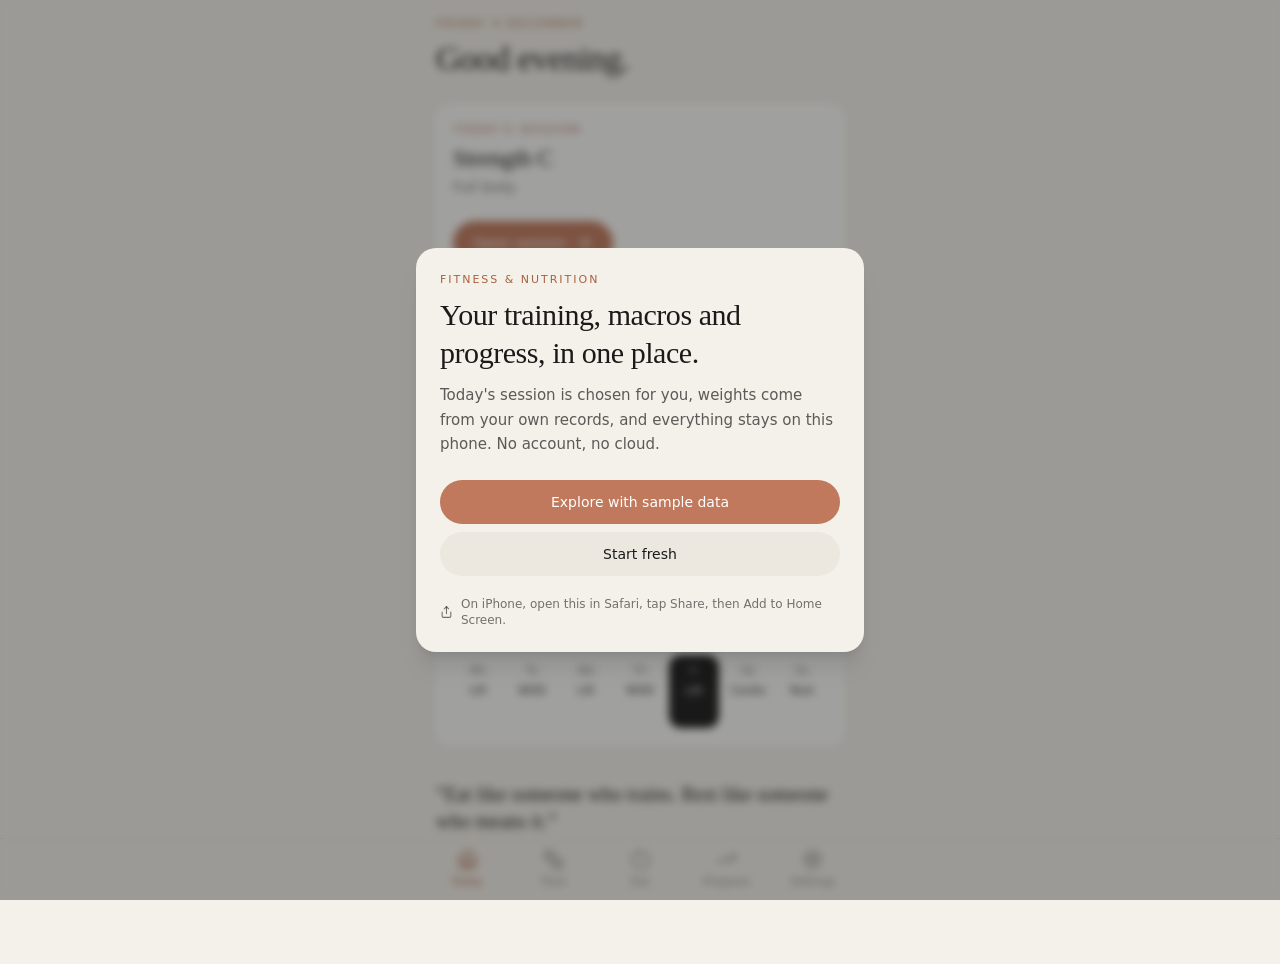
<file: fitness-app/index.html>
<!doctype html>
<html lang="en-GB">
  <head>
    <meta charset="UTF-8" />
    <meta name="viewport" content="width=device-width, initial-scale=1.0, viewport-fit=cover" />
    <meta name="theme-color" content="#121212" />
    <meta name="apple-mobile-web-app-capable" content="yes" />
    <meta name="mobile-web-app-capable" content="yes" />
    <meta name="apple-mobile-web-app-status-bar-style" content="black-translucent" />
    <meta name="apple-mobile-web-app-title" content="Training" />
    <meta name="description" content="A personal fitness and nutrition app that works offline and keeps your data on your phone." />
    <link rel="icon" type="image/svg+xml" href="./favicon.svg" />
    <link rel="apple-touch-icon" href="./apple-touch-icon.png" />
    <title>Fitness &amp; Nutrition</title>
    <script type="module" crossorigin src="./assets/index-xTMYDWF1.js"></script>
    <link rel="stylesheet" crossorigin href="./assets/index-DgAxq_0N.css">
  <link rel="manifest" href="./manifest.webmanifest"><script id="vite-plugin-pwa:register-sw" src="./registerSW.js"></script></head>
  <body>
    <div id="root"></div>
  </body>
</html>
</file>
<file: fitness-app/assets/index-DgAxq_0N.css>
*,:before,:after{--tw-border-spacing-x: 0;--tw-border-spacing-y: 0;--tw-translate-x: 0;--tw-translate-y: 0;--tw-rotate: 0;--tw-skew-x: 0;--tw-skew-y: 0;--tw-scale-x: 1;--tw-scale-y: 1;--tw-pan-x: ;--tw-pan-y: ;--tw-pinch-zoom: ;--tw-scroll-snap-strictness: proximity;--tw-gradient-from-position: ;--tw-gradient-via-position: ;--tw-gradient-to-position: ;--tw-ordinal: ;--tw-slashed-zero: ;--tw-numeric-figure: ;--tw-numeric-spacing: ;--tw-numeric-fraction: ;--tw-ring-inset: ;--tw-ring-offset-width: 0px;--tw-ring-offset-color: #fff;--tw-ring-color: rgb(59 130 246 / .5);--tw-ring-offset-shadow: 0 0 #0000;--tw-ring-shadow: 0 0 #0000;--tw-shadow: 0 0 #0000;--tw-shadow-colored: 0 0 #0000;--tw-blur: ;--tw-brightness: ;--tw-contrast: ;--tw-grayscale: ;--tw-hue-rotate: ;--tw-invert: ;--tw-saturate: ;--tw-sepia: ;--tw-drop-shadow: ;--tw-backdrop-blur: ;--tw-backdrop-brightness: ;--tw-backdrop-contrast: ;--tw-backdrop-grayscale: ;--tw-backdrop-hue-rotate: ;--tw-backdrop-invert: ;--tw-backdrop-opacity: ;--tw-backdrop-saturate: ;--tw-backdrop-sepia: ;--tw-contain-size: ;--tw-contain-layout: ;--tw-contain-paint: ;--tw-contain-style: }::backdrop{--tw-border-spacing-x: 0;--tw-border-spacing-y: 0;--tw-translate-x: 0;--tw-translate-y: 0;--tw-rotate: 0;--tw-skew-x: 0;--tw-skew-y: 0;--tw-scale-x: 1;--tw-scale-y: 1;--tw-pan-x: ;--tw-pan-y: ;--tw-pinch-zoom: ;--tw-scroll-snap-strictness: proximity;--tw-gradient-from-position: ;--tw-gradient-via-position: ;--tw-gradient-to-position: ;--tw-ordinal: ;--tw-slashed-zero: ;--tw-numeric-figure: ;--tw-numeric-spacing: ;--tw-numeric-fraction: ;--tw-ring-inset: ;--tw-ring-offset-width: 0px;--tw-ring-offset-color: #fff;--tw-ring-color: rgb(59 130 246 / .5);--tw-ring-offset-shadow: 0 0 #0000;--tw-ring-shadow: 0 0 #0000;--tw-shadow: 0 0 #0000;--tw-shadow-colored: 0 0 #0000;--tw-blur: ;--tw-brightness: ;--tw-contrast: ;--tw-grayscale: ;--tw-hue-rotate: ;--tw-invert: ;--tw-saturate: ;--tw-sepia: ;--tw-drop-shadow: ;--tw-backdrop-blur: ;--tw-backdrop-brightness: ;--tw-backdrop-contrast: ;--tw-backdrop-grayscale: ;--tw-backdrop-hue-rotate: ;--tw-backdrop-invert: ;--tw-backdrop-opacity: ;--tw-backdrop-saturate: ;--tw-backdrop-sepia: ;--tw-contain-size: ;--tw-contain-layout: ;--tw-contain-paint: ;--tw-contain-style: }*,:before,:after{box-sizing:border-box;border-width:0;border-style:solid;border-color:#e5e7eb}:before,:after{--tw-content: ""}html,:host{line-height:1.5;-webkit-text-size-adjust:100%;-moz-tab-size:4;-o-tab-size:4;tab-size:4;font-family:system-ui,-apple-system,BlinkMacSystemFont,Segoe UI,Roboto,sans-serif;font-feature-settings:normal;font-variation-settings:normal;-webkit-tap-highlight-color:transparent}body{margin:0;line-height:inherit}hr{height:0;color:inherit;border-top-width:1px}abbr:where([title]){-webkit-text-decoration:underline dotted;text-decoration:underline dotted}h1,h2,h3,h4,h5,h6{font-size:inherit;font-weight:inherit}a{color:inherit;text-decoration:inherit}b,strong{font-weight:bolder}code,kbd,samp,pre{font-family:ui-monospace,SFMono-Regular,Menlo,Monaco,Consolas,Liberation Mono,Courier New,monospace;font-feature-settings:normal;font-variation-settings:normal;font-size:1em}small{font-size:80%}sub,sup{font-size:75%;line-height:0;position:relative;vertical-align:baseline}sub{bottom:-.25em}sup{top:-.5em}table{text-indent:0;border-color:inherit;border-collapse:collapse}button,input,optgroup,select,textarea{font-family:inherit;font-feature-settings:inherit;font-variation-settings:inherit;font-size:100%;font-weight:inherit;line-height:inherit;letter-spacing:inherit;color:inherit;margin:0;padding:0}button,select{text-transform:none}button,input:where([type=button]),input:where([type=reset]),input:where([type=submit]){-webkit-appearance:button;background-color:transparent;background-image:none}:-moz-focusring{outline:auto}:-moz-ui-invalid{box-shadow:none}progress{vertical-align:baseline}::-webkit-inner-spin-button,::-webkit-outer-spin-button{height:auto}[type=search]{-webkit-appearance:textfield;outline-offset:-2px}::-webkit-search-decoration{-webkit-appearance:none}::-webkit-file-upload-button{-webkit-appearance:button;font:inherit}summary{display:list-item}blockquote,dl,dd,h1,h2,h3,h4,h5,h6,hr,figure,p,pre{margin:0}fieldset{margin:0;padding:0}legend{padding:0}ol,ul,menu{list-style:none;margin:0;padding:0}dialog{padding:0}textarea{resize:vertical}input::-moz-placeholder,textarea::-moz-placeholder{opacity:1;color:#9ca3af}input::placeholder,textarea::placeholder{opacity:1;color:#9ca3af}button,[role=button]{cursor:pointer}:disabled{cursor:default}img,svg,video,canvas,audio,iframe,embed,object{display:block;vertical-align:middle}img,video{max-width:100%;height:auto}[hidden]:where(:not([hidden=until-found])){display:none}.sr-only{position:absolute;width:1px;height:1px;padding:0;margin:-1px;overflow:hidden;clip:rect(0,0,0,0);white-space:nowrap;border-width:0}.fixed{position:fixed}.absolute{position:absolute}.relative{position:relative}.inset-0{top:0;right:0;bottom:0;left:0}.inset-x-0{left:0;right:0}.bottom-0{bottom:0}.bottom-1{bottom:.25rem}.left-1{left:.25rem}.left-6{left:1.5rem}.right-1{right:.25rem}.top-1{top:.25rem}.z-20{z-index:20}.z-30{z-index:30}.col-span-2{grid-column:span 2 / span 2}.-mx-1{margin-left:-.25rem;margin-right:-.25rem}.mx-auto{margin-left:auto;margin-right:auto}.-ml-5{margin-left:-1.25rem}.mb-1{margin-bottom:.25rem}.mb-2{margin-bottom:.5rem}.ml-2{margin-left:.5rem}.mt-1{margin-top:.25rem}.mt-2{margin-top:.5rem}.mt-3{margin-top:.75rem}.mt-4{margin-top:1rem}.mt-5{margin-top:1.25rem}.mt-6{margin-top:1.5rem}.block{display:block}.flex{display:flex}.inline-flex{display:inline-flex}.table{display:table}.grid{display:grid}.aspect-\[3\/4\]{aspect-ratio:3/4}.h-1{height:.25rem}.h-2{height:.5rem}.h-4{height:1rem}.h-5{height:1.25rem}.h-7{height:1.75rem}.h-full{height:100%}.min-h-\[44px\]{min-height:44px}.min-h-screen{min-height:100vh}.w-1{width:.25rem}.w-12{width:3rem}.w-5{width:1.25rem}.w-full{width:100%}.min-w-\[120px\]{min-width:120px}.max-w-\[84px\]{max-width:84px}.max-w-md{max-width:28rem}.flex-1{flex:1 1 0%}.flex-none{flex:none}.cursor-pointer{cursor:pointer}.grid-cols-2{grid-template-columns:repeat(2,minmax(0,1fr))}.grid-cols-3{grid-template-columns:repeat(3,minmax(0,1fr))}.grid-cols-4{grid-template-columns:repeat(4,minmax(0,1fr))}.grid-cols-7{grid-template-columns:repeat(7,minmax(0,1fr))}.grid-cols-\[1fr_96px\]{grid-template-columns:1fr 96px}.flex-col{flex-direction:column}.flex-wrap{flex-wrap:wrap}.items-end{align-items:flex-end}.items-center{align-items:center}.items-baseline{align-items:baseline}.justify-center{justify-content:center}.justify-between{justify-content:space-between}.gap-1{gap:.25rem}.gap-2{gap:.5rem}.gap-3{gap:.75rem}.gap-4{gap:1rem}.space-y-1>:not([hidden])~:not([hidden]){--tw-space-y-reverse: 0;margin-top:calc(.25rem * calc(1 - var(--tw-space-y-reverse)));margin-bottom:calc(.25rem * var(--tw-space-y-reverse))}.space-y-2>:not([hidden])~:not([hidden]){--tw-space-y-reverse: 0;margin-top:calc(.5rem * calc(1 - var(--tw-space-y-reverse)));margin-bottom:calc(.5rem * var(--tw-space-y-reverse))}.space-y-3>:not([hidden])~:not([hidden]){--tw-space-y-reverse: 0;margin-top:calc(.75rem * calc(1 - var(--tw-space-y-reverse)));margin-bottom:calc(.75rem * var(--tw-space-y-reverse))}.space-y-4>:not([hidden])~:not([hidden]){--tw-space-y-reverse: 0;margin-top:calc(1rem * calc(1 - var(--tw-space-y-reverse)));margin-bottom:calc(1rem * var(--tw-space-y-reverse))}.overflow-hidden{overflow:hidden}.overflow-x-auto{overflow-x:auto}.whitespace-nowrap{white-space:nowrap}.rounded-full{border-radius:9999px}.rounded-xl{border-radius:.75rem}.rounded-xl2{border-radius:1.25rem}.border{border-width:1px}.border-t{border-top-width:1px}.border-dashed{border-style:dashed}.border-cream-line{--tw-border-opacity: 1;border-color:rgb(218 212 199 / var(--tw-border-opacity, 1))}.bg-charcoal{--tw-bg-opacity: 1;background-color:rgb(26 26 26 / var(--tw-bg-opacity, 1))}.bg-charcoal\/40{background-color:#1a1a1a66}.bg-charcoal\/70{background-color:#1a1a1ab3}.bg-clay{--tw-bg-opacity: 1;background-color:rgb(192 121 92 / var(--tw-bg-opacity, 1))}.bg-clay\/15{background-color:#c0795c26}.bg-cream{--tw-bg-opacity: 1;background-color:rgb(244 241 234 / var(--tw-bg-opacity, 1))}.bg-cream-line{--tw-bg-opacity: 1;background-color:rgb(218 212 199 / var(--tw-bg-opacity, 1))}.bg-cream-soft{--tw-bg-opacity: 1;background-color:rgb(236 232 223 / var(--tw-bg-opacity, 1))}.bg-cream\/95{background-color:#f4f1eaf2}.bg-white{--tw-bg-opacity: 1;background-color:rgb(255 255 255 / var(--tw-bg-opacity, 1))}.bg-white\/70{background-color:#ffffffb3}.fill-charcoal\/50{fill:#1a1a1a80}.fill-clay{fill:#c0795c}.fill-clay\/10{fill:#c0795c1a}.stroke-clay{stroke:#c0795c}.stroke-cream-line{stroke:#dad4c7}.object-cover{-o-object-fit:cover;object-fit:cover}.p-1{padding:.25rem}.p-4{padding:1rem}.p-5{padding:1.25rem}.p-6{padding:1.5rem}.px-1{padding-left:.25rem;padding-right:.25rem}.px-2{padding-left:.5rem;padding-right:.5rem}.px-3{padding-left:.75rem;padding-right:.75rem}.px-4{padding-left:1rem;padding-right:1rem}.px-5{padding-left:1.25rem;padding-right:1.25rem}.py-0\.5{padding-top:.125rem;padding-bottom:.125rem}.py-1{padding-top:.25rem;padding-bottom:.25rem}.py-1\.5{padding-top:.375rem;padding-bottom:.375rem}.py-10{padding-top:2.5rem;padding-bottom:2.5rem}.py-2{padding-top:.5rem;padding-bottom:.5rem}.py-2\.5{padding-top:.625rem;padding-bottom:.625rem}.py-3{padding-top:.75rem;padding-bottom:.75rem}.py-4{padding-top:1rem;padding-bottom:1rem}.pb-1{padding-bottom:.25rem}.pb-2{padding-bottom:.5rem}.pb-28{padding-bottom:7rem}.pb-4{padding-bottom:1rem}.pl-1{padding-left:.25rem}.pr-2{padding-right:.5rem}.pt-4{padding-top:1rem}.text-left{text-align:left}.text-center{text-align:center}.text-right{text-align:right}.align-middle{vertical-align:middle}.font-serif{font-family:Iowan Old Style,Palatino Linotype,Georgia,Cambria,Times New Roman,serif}.text-2xl{font-size:1.5rem;line-height:2rem}.text-3xl{font-size:1.875rem;line-height:2.25rem}.text-7xl{font-size:4.5rem;line-height:1}.text-\[10px\]{font-size:10px}.text-\[11px\]{font-size:11px}.text-\[15px\]{font-size:15px}.text-\[17px\]{font-size:17px}.text-\[34px\]{font-size:34px}.text-base{font-size:1rem;line-height:1.5rem}.text-lg{font-size:1.125rem;line-height:1.75rem}.text-sm{font-size:.875rem;line-height:1.25rem}.text-xl{font-size:1.25rem;line-height:1.75rem}.text-xs{font-size:.75rem;line-height:1rem}.font-medium{font-weight:500}.font-normal{font-weight:400}.uppercase{text-transform:uppercase}.capitalize{text-transform:capitalize}.tabular-nums{--tw-numeric-spacing: tabular-nums;font-variant-numeric:var(--tw-ordinal) var(--tw-slashed-zero) var(--tw-numeric-figure) var(--tw-numeric-spacing) var(--tw-numeric-fraction)}.leading-\[1\.08\]{line-height:1.08}.leading-relaxed{line-height:1.625}.leading-snug{line-height:1.375}.leading-tight{line-height:1.25}.tracking-\[0\.14em\]{letter-spacing:.14em}.tracking-\[0\.18em\]{letter-spacing:.18em}.tracking-tightish{letter-spacing:-.015em}.text-charcoal{--tw-text-opacity: 1;color:rgb(26 26 26 / var(--tw-text-opacity, 1))}.text-charcoal\/50{color:#1a1a1a80}.text-charcoal\/60{color:#1a1a1a99}.text-charcoal\/70{color:#1a1a1ab3}.text-clay{--tw-text-opacity: 1;color:rgb(192 121 92 / var(--tw-text-opacity, 1))}.text-clay-deep{--tw-text-opacity: 1;color:rgb(169 97 63 / var(--tw-text-opacity, 1))}.text-cream{--tw-text-opacity: 1;color:rgb(244 241 234 / var(--tw-text-opacity, 1))}.text-white{--tw-text-opacity: 1;color:rgb(255 255 255 / var(--tw-text-opacity, 1))}.underline{text-decoration-line:underline}.opacity-60{opacity:.6}.shadow-xl{--tw-shadow: 0 20px 25px -5px rgb(0 0 0 / .1), 0 8px 10px -6px rgb(0 0 0 / .1);--tw-shadow-colored: 0 20px 25px -5px var(--tw-shadow-color), 0 8px 10px -6px var(--tw-shadow-color);box-shadow:var(--tw-ring-offset-shadow, 0 0 #0000),var(--tw-ring-shadow, 0 0 #0000),var(--tw-shadow)}.outline-none{outline:2px solid transparent;outline-offset:2px}.filter{filter:var(--tw-blur) var(--tw-brightness) var(--tw-contrast) var(--tw-grayscale) var(--tw-hue-rotate) var(--tw-invert) var(--tw-saturate) var(--tw-sepia) var(--tw-drop-shadow)}.backdrop-blur{--tw-backdrop-blur: blur(8px);-webkit-backdrop-filter:var(--tw-backdrop-blur) var(--tw-backdrop-brightness) var(--tw-backdrop-contrast) var(--tw-backdrop-grayscale) var(--tw-backdrop-hue-rotate) var(--tw-backdrop-invert) var(--tw-backdrop-opacity) var(--tw-backdrop-saturate) var(--tw-backdrop-sepia);backdrop-filter:var(--tw-backdrop-blur) var(--tw-backdrop-brightness) var(--tw-backdrop-contrast) var(--tw-backdrop-grayscale) var(--tw-backdrop-hue-rotate) var(--tw-backdrop-invert) var(--tw-backdrop-opacity) var(--tw-backdrop-saturate) var(--tw-backdrop-sepia)}.backdrop-blur-sm{--tw-backdrop-blur: blur(4px);-webkit-backdrop-filter:var(--tw-backdrop-blur) var(--tw-backdrop-brightness) var(--tw-backdrop-contrast) var(--tw-backdrop-grayscale) var(--tw-backdrop-hue-rotate) var(--tw-backdrop-invert) var(--tw-backdrop-opacity) var(--tw-backdrop-saturate) var(--tw-backdrop-sepia);backdrop-filter:var(--tw-backdrop-blur) var(--tw-backdrop-brightness) var(--tw-backdrop-contrast) var(--tw-backdrop-grayscale) var(--tw-backdrop-hue-rotate) var(--tw-backdrop-invert) var(--tw-backdrop-opacity) var(--tw-backdrop-saturate) var(--tw-backdrop-sepia)}.transition-all{transition-property:all;transition-timing-function:cubic-bezier(.4,0,.2,1);transition-duration:.15s}.transition-colors{transition-property:color,background-color,border-color,text-decoration-color,fill,stroke;transition-timing-function:cubic-bezier(.4,0,.2,1);transition-duration:.15s}html{-webkit-text-size-adjust:100%}body{--tw-bg-opacity: 1;background-color:rgb(244 241 234 / var(--tw-bg-opacity, 1));--tw-text-opacity: 1;color:rgb(26 26 26 / var(--tw-text-opacity, 1));-webkit-font-smoothing:antialiased;-moz-osx-font-smoothing:grayscale}@media (prefers-color-scheme: dark){body{--tw-bg-opacity: 1;background-color:rgb(18 18 18 / var(--tw-bg-opacity, 1));--tw-text-opacity: 1;color:rgb(244 241 234 / var(--tw-text-opacity, 1))}}body{font-family:system-ui,-apple-system,BlinkMacSystemFont,Segoe UI,Roboto,sans-serif}button,a,input,select{-webkit-tap-highlight-color:transparent}:focus-visible{outline:2px solid #C0795C;outline-offset:2px;border-radius:8px}@media (prefers-reduced-motion: reduce){*{transition:none!important;animation:none!important}}.first\:border-t-0:first-child{border-top-width:0px}.first\:pt-0:first-child{padding-top:0}.hover\:bg-clay-deep:hover{--tw-bg-opacity: 1;background-color:rgb(169 97 63 / var(--tw-bg-opacity, 1))}.hover\:bg-cream-line:hover{--tw-bg-opacity: 1;background-color:rgb(218 212 199 / var(--tw-bg-opacity, 1))}.hover\:underline:hover{text-decoration-line:underline}.focus\:border-clay:focus{--tw-border-opacity: 1;border-color:rgb(192 121 92 / var(--tw-border-opacity, 1))}.disabled\:opacity-30:disabled{opacity:.3}.disabled\:opacity-40:disabled{opacity:.4}@media (min-width: 640px){.sm\:items-center{align-items:center}}@media (prefers-color-scheme: dark){.dark\:border-charcoal-line{--tw-border-opacity: 1;border-color:rgb(46 46 44 / var(--tw-border-opacity, 1))}.dark\:bg-charcoal-deep{--tw-bg-opacity: 1;background-color:rgb(18 18 18 / var(--tw-bg-opacity, 1))}.dark\:bg-charcoal-deep\/95{background-color:#121212f2}.dark\:bg-charcoal-line{--tw-bg-opacity: 1;background-color:rgb(46 46 44 / var(--tw-bg-opacity, 1))}.dark\:bg-charcoal-soft{--tw-bg-opacity: 1;background-color:rgb(34 34 34 / var(--tw-bg-opacity, 1))}.dark\:bg-cream{--tw-bg-opacity: 1;background-color:rgb(244 241 234 / var(--tw-bg-opacity, 1))}.dark\:fill-cream\/50{fill:#f4f1ea80}.dark\:stroke-charcoal-line{stroke:#2e2e2c}.dark\:text-charcoal{--tw-text-opacity: 1;color:rgb(26 26 26 / var(--tw-text-opacity, 1))}.dark\:text-clay-soft{--tw-text-opacity: 1;color:rgb(208 143 115 / var(--tw-text-opacity, 1))}.dark\:text-cream{--tw-text-opacity: 1;color:rgb(244 241 234 / var(--tw-text-opacity, 1))}.dark\:text-cream\/50{color:#f4f1ea80}.dark\:text-cream\/60{color:#f4f1ea99}.dark\:text-cream\/70{color:#f4f1eab3}}
</file>
